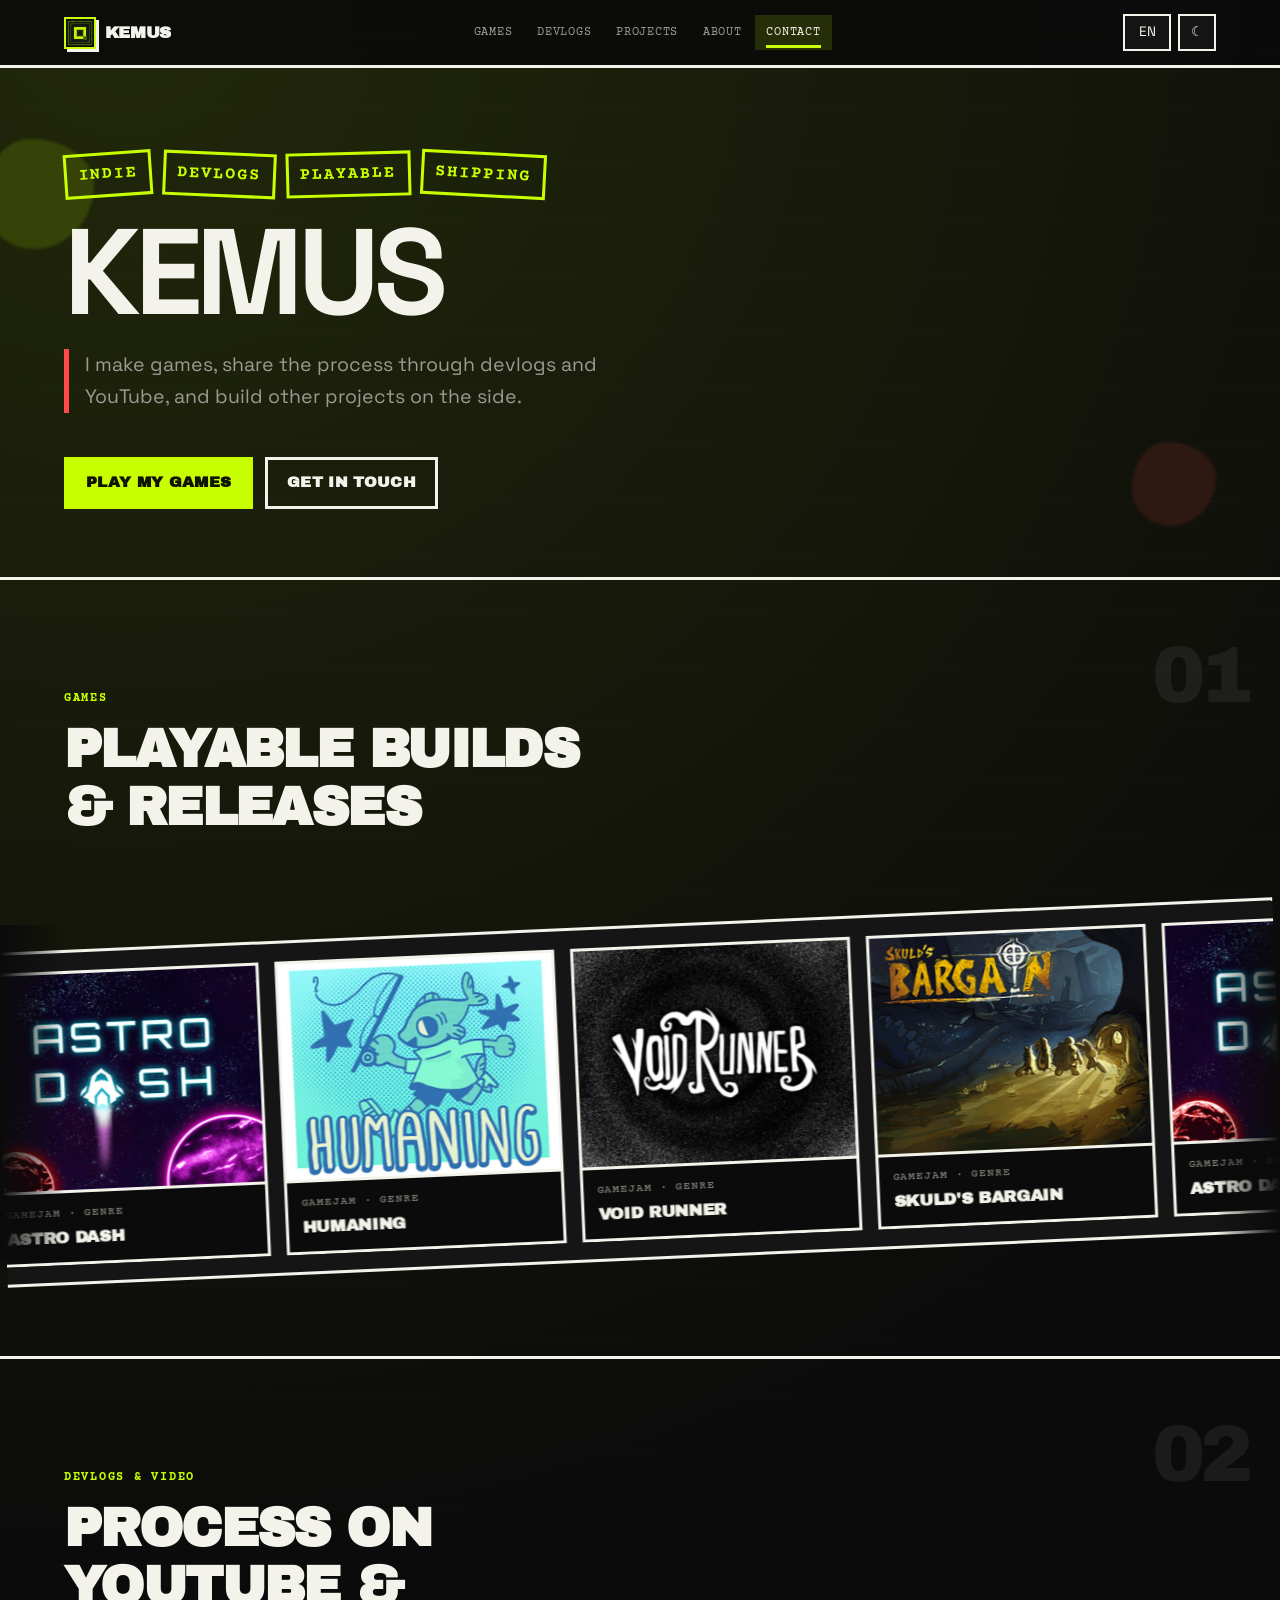
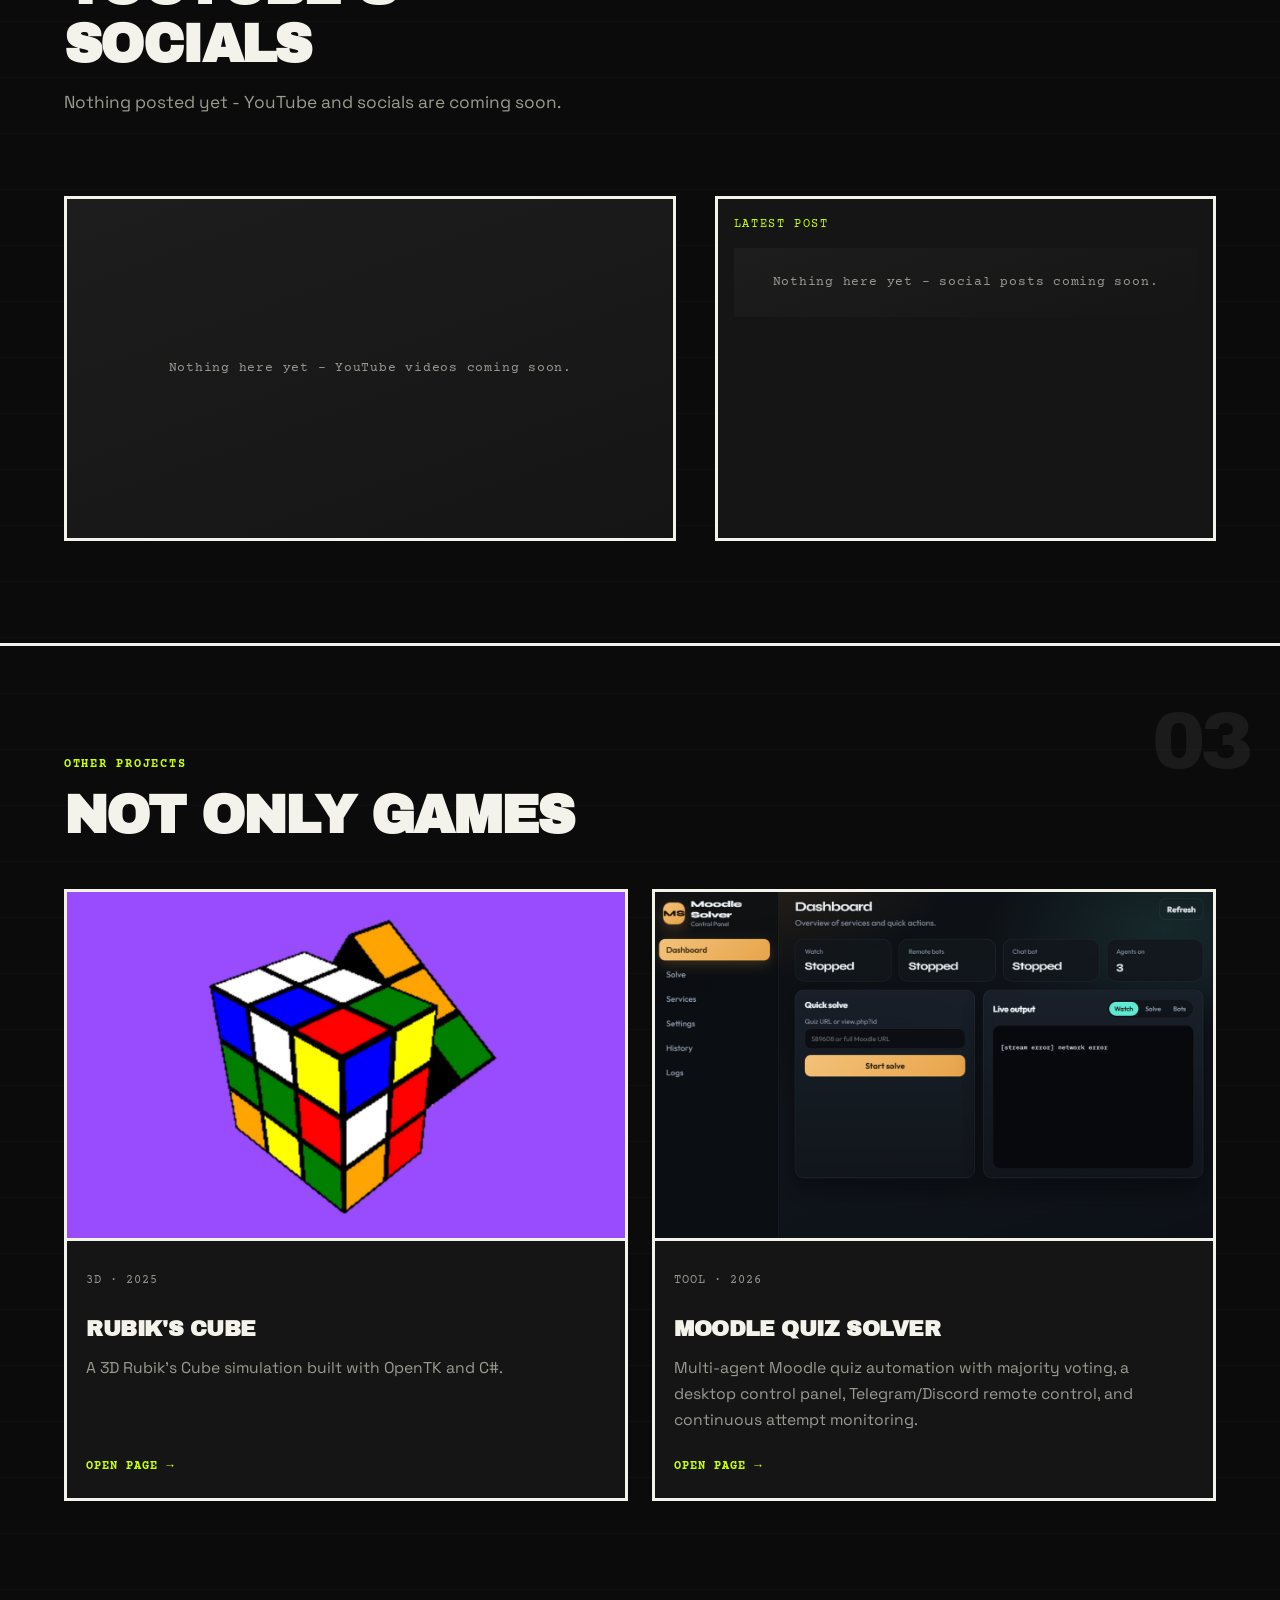
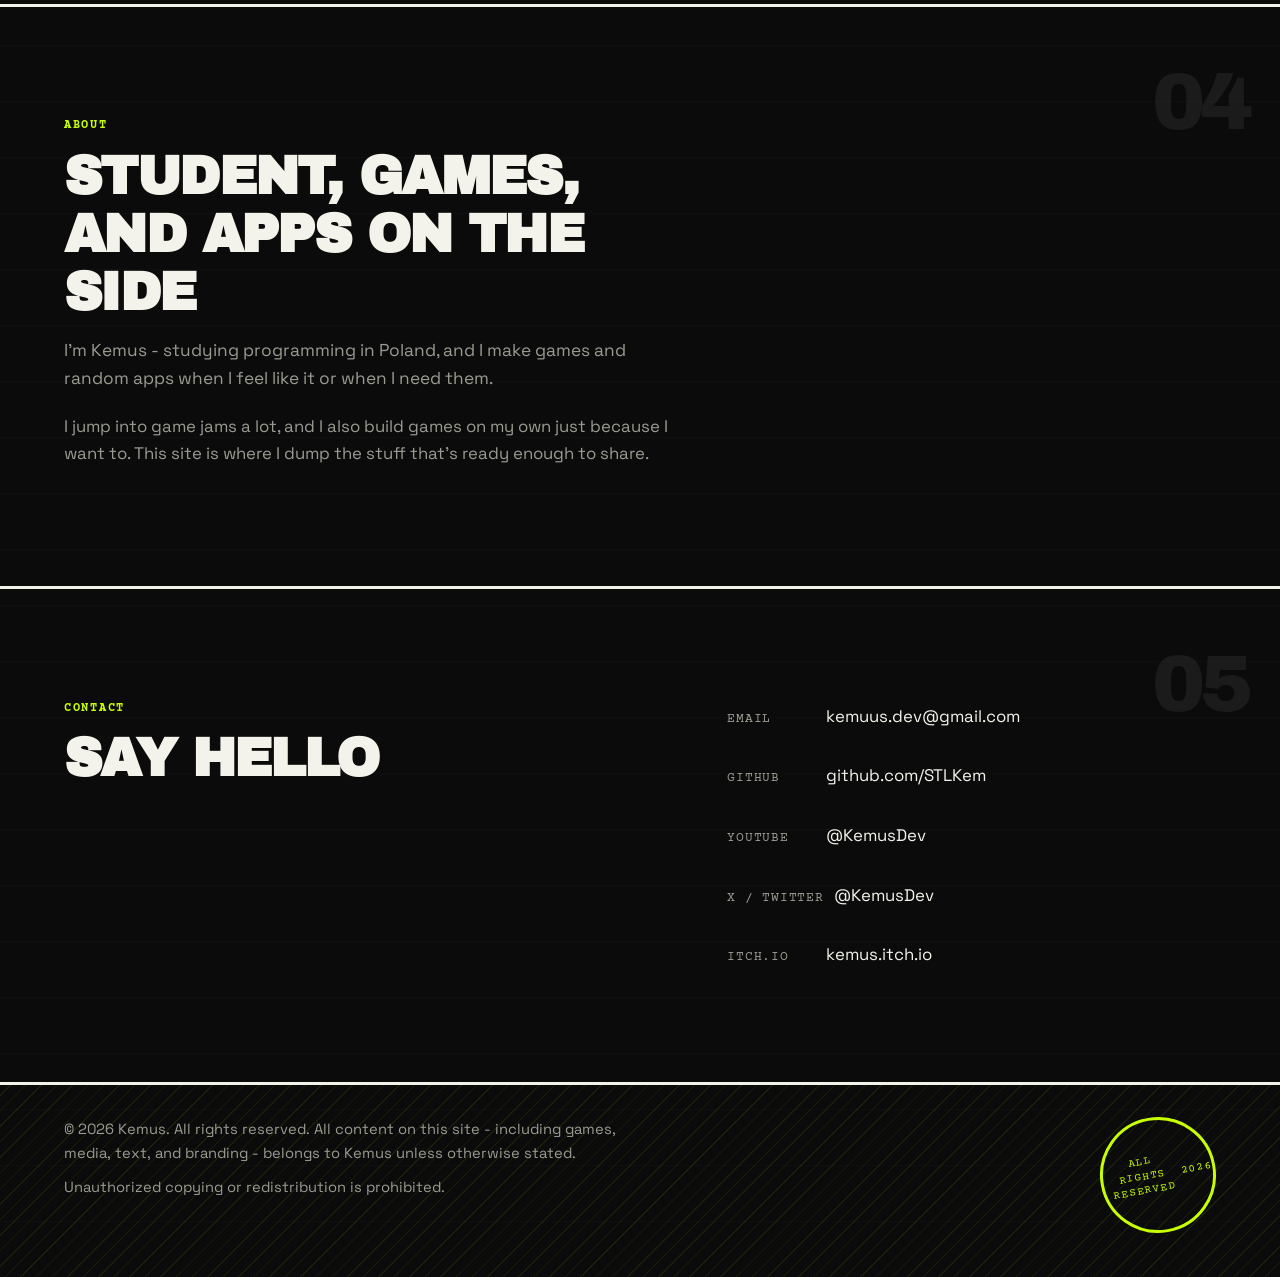
<file: index.html>
﻿<!doctype html>

<html lang="en" data-theme="dark">
  <head>
    <meta charset="UTF-8" />
    <meta name="viewport" content="width=device-width, initial-scale=1" />
    
    <meta name="description" content="Portfolio - games, devlogs, projects" />
    <meta name="theme-color" content="#0b0b0b" />
    
    <style>
      html:not(.i18n-ready) body {
        visibility: hidden;
      }
    </style>
    
    <link
      rel="icon"
      type="image/png"
      sizes="32x32"
      href="assets/site/favicon-32.png"
    />
    <link
      rel="icon"
      type="image/png"
      sizes="64x64"
      href="assets/site/favicon-64.png"
    />
    <link
      rel="apple-touch-icon"
      sizes="192x192"
      href="assets/site/favicon-192.png"
    />
    
    <title>Kemus</title>
    <link rel="preconnect" href="https://fonts.googleapis.com" />
    <link rel="preconnect" href="https://fonts.gstatic.com" crossorigin />
    <link
      rel="stylesheet"
      href="https://fonts.googleapis.com/css2?family=Archivo+Black&family=Courier+Prime:ital,wght@0,400;0,700;1,400&family=Space+Grotesk:wght@400;500;600;700&display=swap"
    />
    <link rel="stylesheet" href="css/base.css?v=7" />
    <link rel="stylesheet" href="css/stamp.css?v=9" />
    <noscript>
      <style>
        /* No JS: show page + skip reveal animations */
        html body {
          visibility: visible !important;
        }
        .reveal,
        .reveal-left,
        .reveal-scale,
        .split-chars,
        .stamp-row .rubber {
          opacity: 1 !important;
          transform: none !important;
        }
      </style>
    </noscript>
    <script src="js/theme.js"></script>
  </head>
  <body class="theme-stamp page-enter">
    <a class="skip-link" href="#main">Skip to content</a>

    <header class="site-header">
      <div class="container nav">
        <a class="brand" href="index.html">
          
          <span class="brand-mark" aria-hidden="true"></span>
          
          <span data-i18n="brand.name">YOUR NAME</span>
        </a>

        <button
          class="icon-btn nav-toggle"
          type="button"
          data-nav-toggle
          aria-expanded="false"
          aria-controls="site-nav"
          aria-label="Menu"
          data-i18n="nav.menu"
          data-i18n-attr="aria-label"
        >
          ☰
        </button>

        <ul class="nav-links" id="site-nav" data-nav-links>
          <li><a href="#games" data-i18n="nav.games">Games</a></li>
          <li><a href="#devlogs" data-i18n="nav.devlogs">Devlogs</a></li>
          <li><a href="#projects" data-i18n="nav.projects">Projects</a></li>
          <li><a href="#about" data-i18n="nav.about">About</a></li>
          <li><a href="#contact" data-i18n="nav.contact">Contact</a></li>
        </ul>

        <div class="nav-controls">
          <select class="lang-select" data-lang-select aria-label="Language">
            <option value="en">EN</option>
            <option value="pl">PL</option>
          </select>
          <button
            class="icon-btn"
            type="button"
            data-theme-toggle
            aria-pressed="false"
            aria-label="Toggle theme"
            data-i18n="nav.theme"
            data-i18n-attr="aria-label"
          >
            <span class="theme-icon-dark">☾</span>
            <span class="theme-icon-light">☀</span>
          </button>
        </div>
      </div>
    </header>

    <main id="main">
      <section class="hero">
        <div class="ink-blot b1" aria-hidden="true"></div>
        <div class="ink-blot b2" aria-hidden="true"></div>

        <div class="container poster">
          
          <div class="stamp-row reveal">
            <span class="rubber">Indie</span>
            <span class="rubber">Devlogs</span>
            <span class="rubber">Playable</span>
            <span class="rubber">Shipping</span>
          </div>

          
          <h1 data-split data-i18n="brand.name">YOUR NAME</h1>

          
          <p class="lede reveal" data-i18n="hero.lede">
            I make games, share the process through devlogs and YouTube, and
            build other projects on the side.
          </p>

          <div class="btn-row reveal" style="--delay: 100ms">
            
            <a class="btn magnetic" href="#games" data-i18n="hero.cta.games"
              >Play my games</a
            >
            <a
              class="btn btn-ghost magnetic"
              href="#contact"
              data-i18n="hero.cta.contact"
              >Get in touch</a
            >
          </div>
        </div>
      </section>

      <section class="section" id="games">
        <div class="section-index" aria-hidden="true">01</div>
        <div class="container">
          <div class="section-head reveal">
            <p class="eyebrow" data-i18n="nav.games">Games</p>
            <h2 class="section-title" data-i18n="games.title">
              Playable builds & releases
            </h2>
          </div>
        </div>

        
        <div class="release-reel-wrap reveal" data-release-reel>
          <div class="release-reel" data-reel-scroller aria-label="Games">
            <div class="release-reel-track">
              
              <a
                class="release-tile"
                href="Astro_Dash.html"
                draggable="false"
                data-shots="assets/games/astro-dash/1.png,assets/games/astro-dash/2.png"
                data-poster="assets/games/astro-dash/cover.png"
                data-poster-fit="cover"
                data-poster-pos="center bottom"
              >
                <div class="release-tile-media">
                  
                  <span
                    class="release-tile-placeholder"
                    data-i18n="media.placeholder"
                    >Replace with your media</span
                  >
                </div>
                <div class="release-tile-meta">
                  <span class="release-tile-tag">GameJam · Genre</span>
                  <strong class="release-tile-title">Astro Dash</strong>
                </div>
              </a>

              
              <a
                class="release-tile"
                href="Humaning.html"
                draggable="false"
                data-shots="assets/games/humaning/1.png,assets/games/humaning/2.png,assets/games/humaning/3.png,assets/games/humaning/4.png"
                data-poster="assets/games/humaning/cover.png"
                data-poster-fit="cover"
                data-poster-pos="center bottom"
              >
                <div class="release-tile-media">
                  <span
                    class="release-tile-placeholder"
                    data-i18n="media.placeholder"
                    >Replace with your media</span
                  >
                </div>
                <div class="release-tile-meta">
                  <span class="release-tile-tag">GameJam · Genre</span>
                  <strong class="release-tile-title">Humaning</strong>
                </div>
              </a>

              
              <a
                class="release-tile"
                href="Void_Runner.html"
                draggable="false"
                data-shots="assets/games/void-runner/1.gif,assets/games/void-runner/2.gif,assets/games/void-runner/3.gif,assets/games/void-runner/4.gif"
                data-poster="assets/games/void-runner/cover.gif"
                data-poster-fit="cover"
                data-poster-pos="center bottom"
              >
                <div class="release-tile-media">
                  <span
                    class="release-tile-placeholder"
                    data-i18n="media.placeholder"
                    >Replace with your media</span
                  >
                </div>
                <div class="release-tile-meta">
                  <span class="release-tile-tag">GameJam · Genre</span>
                  <strong class="release-tile-title">Void Runner</strong>
                </div>
              </a>

              
              <a
                class="release-tile"
                href="Skulds_Bargain.html"
                draggable="false"
                data-shots="assets/games/skulds-bargain/1.png,assets/games/skulds-bargain/2.png,assets/games/skulds-bargain/3.png"
                data-poster="assets/games/skulds-bargain/cover.png"
                data-poster-fit="cover"
                data-poster-pos="center bottom"
              >
                <div class="release-tile-media">
                  <span
                    class="release-tile-placeholder"
                    data-i18n="media.placeholder"
                    >Replace with your media</span
                  >
                </div>
                <div class="release-tile-meta">
                  <span class="release-tile-tag">GameJam · Genre</span>
                  <strong class="release-tile-title">Skuld's Bargain</strong>
                </div>
              </a>
            </div>
          </div>
        </div>
      </section>

      <section class="section" id="devlogs">
        <div class="section-index" aria-hidden="true">02</div>
        <div class="container stack-lg">
          <div class="section-head reveal">
            <p class="eyebrow" data-i18n="devlogs.eyebrow">Devlogs & video</p>
            <h2 class="section-title" data-i18n="devlogs.title">
              Process on YouTube & socials
            </h2>
            <p class="section-lead" data-i18n="devlogs.lead">
              Nothing posted yet - YouTube and socials are coming soon.
            </p>
          </div>

          <div class="split-2">
            
            <div class="embed-frame reveal">
              
              <div class="placeholder-block" data-i18n="devlogs.youtube.soon">
                Nothing here yet - YouTube videos coming soon.
              </div>
            </div>
            
            <div class="tweet-panel reveal" style="--delay: 100ms">
              <div class="panel-label" data-i18n="devlogs.tweet">
                Latest post
              </div>
              <div class="placeholder-block" data-i18n="devlogs.tweet.soon">
                Nothing here yet - social posts coming soon.
              </div>
            </div>
          </div>
        </div>
      </section>

      <section class="section" id="projects">
        <div class="section-index" aria-hidden="true">03</div>
        <div class="container">
          <div class="section-head reveal">
            <p class="eyebrow" data-i18n="projects.eyebrow">Other projects</p>
            <h2 class="section-title" data-i18n="projects.title">
              Not only games
            </h2>
          </div>

          
          <div class="card-grid">
            
            <a class="card card-wide reveal" href="3D_Rubiks_Cube_OpenTK.html">
              
              <div class="card-media">
                <img
                  src="assets/projects/rubiks-cube/cover.png"
                  alt="Rubik's Cube Cover"
                />
              </div>
              <div class="card-body">
                
                <p class="card-meta" data-i18n="projects.card1.meta">
                  3D · 2025
                </p>
                <h3 class="card-title" data-i18n="rubik.title">
                  Rubik's Cube
                </h3>
                <p class="card-text" data-i18n="projects.card1.text">
                  A 3D Rubik’s Cube simulation built with OpenTK and C#.
                </p>
                <span class="card-cta" data-i18n="preview.open"
                  >Open page →</span
                >
              </div>
            </a>
            
            <a class="card card-wide reveal" href="Moodle_Quiz_Solver.html">
              <div class="card-media">
                <img
                  src="assets/projects/moodle-quiz-solver/cover.png"
                  alt="Moodle Quiz Solver Cover"
                />
              </div>
              <div class="card-body">
                
                <p class="card-meta" data-i18n="projects.card2.meta">
                  Tool · 2026
                </p>
                <h3 class="card-title" data-i18n="quiz.title">
                  Moodle Quiz Solver
                </h3>
                <p class="card-text" data-i18n="quiz.lede">
                  Multi-agent Moodle quiz automation with majority voting, a
                  desktop control panel, Telegram/Discord remote control, and
                  continuous attempt monitoring.
                </p>
                <span class="card-cta" data-i18n="preview.open"
                  >Open page →</span
                >
              </div>
            </a>
          </div>
        </div>
      </section>

      <section class="section" id="about">
        <div class="section-index" aria-hidden="true">04</div>
        <div class="container split-2">
          <div class="reveal">
            <p class="eyebrow" data-i18n="nav.about">About</p>
            
            <h2 class="section-title" data-i18n="about.title">
              Student · games · apps
            </h2>
            <p class="section-lead" data-i18n="about.lead">
              Kemus. Studying programming in Poland. I make games and apps when
              I want - or when I need them.
            </p>
            <div class="prose" style="margin-top: 1.25rem">
              <p data-i18n="about.body">
                I do a lot of game jams, and I also build games just for myself.
                Side tools show up in between. This site is the dump of what's
                ready to share.
              </p>
            </div>
          </div>

          
          <div class="accordion reveal" style="--delay: 90ms"></div>
        </div>
      </section>

      <section class="section" id="contact">
        <div class="section-index" aria-hidden="true">05</div>
        <div class="container split-2">
          <div class="reveal">
            <p class="eyebrow" data-i18n="nav.contact">Contact</p>
            <h2 class="section-title" data-i18n="contact.title">Say hello</h2>
          </div>
          
          <ul class="contact-list reveal">
            <li>
              
              <a href="mailto:kemuus.dev@gmail.com"
                ><span data-i18n="contact.email">Email</span>
                kemuus.dev@gmail.com</a
              >
            </li>
            <li>
              
              <a
                href="https://github.com/STLKem"
                target="_blank"
                rel="noopener noreferrer"
              >
                <span data-i18n="contact.github">GitHub</span>
                github.com/STLKem
              </a>
            </li>
            <li>
              
              <a
                href="https://youtube.com/@KemusDev"
                target="_blank"
                rel="noopener noreferrer"
              >
                <span data-i18n="contact.youtube">YouTube</span> @KemusDev
              </a>
            </li>
            <li>
              
              <a
                href="https://x.com/KemusDev"
                target="_blank"
                rel="noopener noreferrer"
              >
                <span data-i18n="contact.twitter">X / Twitter</span> @KemusDev
              </a>
            </li>
            <li>
              
              <a
                href="https://kemus.itch.io/"
                target="_blank"
                rel="noopener noreferrer"
              >
                <span data-i18n="contact.itch">itch.io</span> kemus.itch.io
              </a>
            </li>
          </ul>
        </div>
      </section>
    </main>

    <footer class="site-footer">
      <div class="container footer-inner">
        <div class="footer-legal">
          
          <p data-i18n="footer.rights">
            © 2026 YOUR NAME. All rights reserved. All content on this site -
            including games, media, text, and branding - belongs to YOUR NAME
            unless otherwise stated.
          </p>
          <p data-i18n="footer.note">
            Unauthorized copying or redistribution is prohibited.
          </p>
        </div>
        <div class="footer-seal" aria-hidden="true">
          All rights<br />reserved<br /><span data-year></span>
        </div>
      </div>
    </footer>

    <script src="js/i18n.js?v=6"></script>
    <script src="js/main.js?v=6"></script>
    <script src="js/animations.js?v=5"></script>
    <script src="js/stamp.js?v=5"></script>
    <script src="js/reel.js?v=7"></script>
  </body>
</html>
</file>
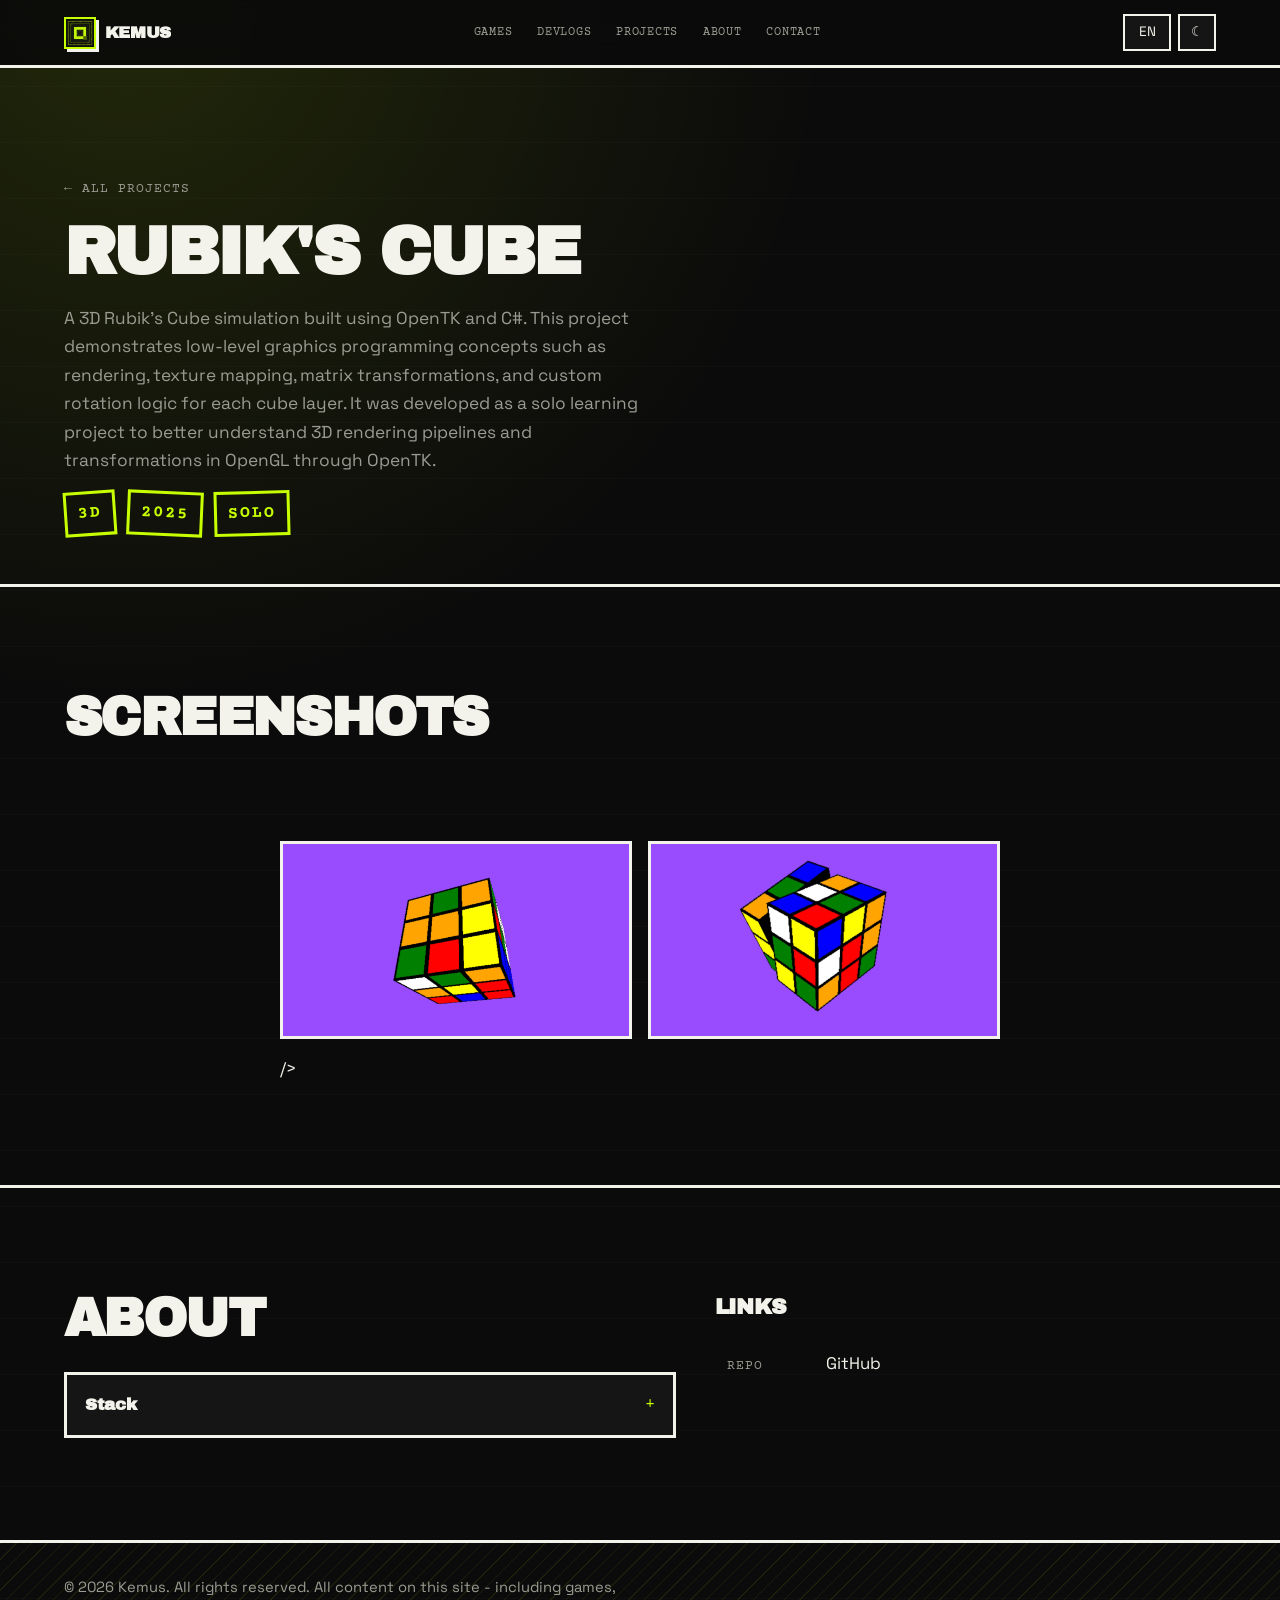
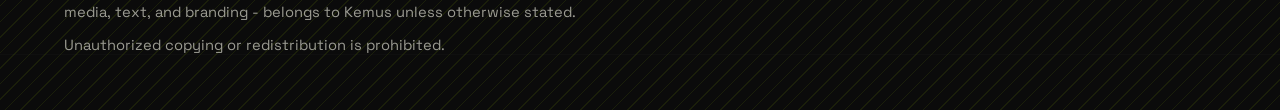
<file: 3D_Rubiks_Cube_OpenTK.html>
<!doctype html>

<html lang="en" data-theme="dark">
  <head>
    <meta charset="UTF-8" />
    <meta name="viewport" content="width=device-width, initial-scale=1" />
    <meta
      name="description"
      content="3D Rubik's Cube simulation built with OpenTK and C#"
    />
    <meta name="theme-color" content="#0b0b0b" />
    <style>
      html:not(.i18n-ready) body {
        visibility: hidden;
      }
    </style>
    <link
      rel="icon"
      type="image/png"
      sizes="32x32"
      href="assets/site/favicon-32.png"
    />
    <link
      rel="icon"
      type="image/png"
      sizes="64x64"
      href="assets/site/favicon-64.png"
    />
    <link
      rel="apple-touch-icon"
      sizes="192x192"
      href="assets/site/favicon-192.png"
    />
    <title>Rubik's Cube</title>
    <link rel="preconnect" href="https://fonts.googleapis.com" />
    <link rel="preconnect" href="https://fonts.gstatic.com" crossorigin />
    <link
      rel="stylesheet"
      href="https://fonts.googleapis.com/css2?family=Archivo+Black&family=Courier+Prime:ital,wght@0,400;0,700;1,400&family=Space+Grotesk:wght@400;500;600;700&display=swap"
    />
    <link rel="stylesheet" href="css/base.css" />
    <link rel="stylesheet" href="css/stamp.css" />
    <noscript>
      <style>
        html body {
          visibility: visible !important;
        }
        .reveal,
        .reveal-left,
        .reveal-scale,
        .split-chars,
        .stamp-row .rubber {
          opacity: 1 !important;
          transform: none !important;
        }
      </style>
    </noscript>
    <script src="js/theme.js"></script>
  </head>
  <body class="theme-stamp page-enter">
    <a class="skip-link" href="#main">Skip to content</a>

    <header class="site-header">
      <div class="container nav">
        <a class="brand" href="index.html">
          <span class="brand-mark" aria-hidden="true"></span>
          <span data-i18n="brand.name">Kemus</span>
        </a>

        <button
          class="icon-btn nav-toggle"
          type="button"
          data-nav-toggle
          aria-expanded="false"
          aria-controls="site-nav"
          aria-label="Menu"
          data-i18n="nav.menu"
          data-i18n-attr="aria-label"
        >
          ☰
        </button>

        <ul class="nav-links" id="site-nav" data-nav-links>
          <li><a href="index.html#games" data-i18n="nav.games">Games</a></li>
          <li>
            <a href="index.html#devlogs" data-i18n="nav.devlogs">Devlogs</a>
          </li>
          <li>
            <a href="index.html#projects" data-i18n="nav.projects">Projects</a>
          </li>
          <li><a href="index.html#about" data-i18n="nav.about">About</a></li>
          <li>
            <a href="index.html#contact" data-i18n="nav.contact">Contact</a>
          </li>
        </ul>

        <div class="nav-controls">
          <select class="lang-select" data-lang-select aria-label="Language">
            <option value="en">EN</option>
            <option value="pl">PL</option>
          </select>
          <button
            class="icon-btn"
            type="button"
            data-theme-toggle
            aria-pressed="false"
            aria-label="Toggle theme"
            data-i18n="nav.theme"
            data-i18n-attr="aria-label"
          >
            <span class="theme-icon-dark" aria-hidden="true">☾</span>
            <span class="theme-icon-light" aria-hidden="true">☀</span>
          </button>
        </div>
      </div>
    </header>

    <main id="main">
      <section class="page-hero">
        <div class="container">
          <p class="reveal">
            <a
              class="back-link"
              href="index.html#projects"
              data-i18n="project.back"
              >← All projects</a
            >
          </p>
          
          <h1 class="reveal" data-i18n="rubik.title">Rubik's Cube</h1>
          <p class="section-lead reveal" data-i18n="rubik.lede">
            A 3D Rubik’s Cube simulation built using OpenTK and C#. This project
            demonstrates low-level graphics programming concepts such as
            rendering, texture mapping, matrix transformations, and custom
            rotation logic for each cube layer. It was developed as a solo
            learning project to better understand 3D rendering pipelines and
            transformations in OpenGL through OpenTK.
          </p>
          
          <div class="tag-row reveal stamp-row" style="margin-top: 1rem">
            <span class="rubber">3D</span>
            <span class="rubber">2025</span>
            <span class="rubber">Solo</span>
          </div>
        </div>
      </section>

      
      <section class="section media-band" id="screenshots">
        <div class="container stack-lg">
          <div class="section-head reveal">
            <h2 class="section-title" data-i18n="game.shots">Screenshots</h2>
          </div>
          <div class="shot-grid">
            <div class="shot-frame reveal">
              <img
                src="assets/projects/rubiks-cube/1.png"
                alt="Rubik's Cube screenshot 1"
              />
            </div>
            <div class="shot-frame reveal">
              <img
                src="assets/projects/rubiks-cube/2.png"
                alt="Rubik's Cube screenshot 2"
              />
            </div>
              />
            </div>
          </div>
        </div>
      </section>

      <section class="section" id="about-project">
        <div class="container split-2">
          <div class="reveal">
            <h2 class="section-title" data-i18n="project.about">About</h2>
            <div class="accordion" style="margin-top: 1.5rem">
              <details class="accordion-item">
                <summary data-i18n="rubik.stack">Stack</summary>
                <div class="accordion-panel" data-i18n="rubik.stack.body">
                  OpenTK, C#, GLSL
                </div>
              </details>
            </div>
          </div>

          <div class="stack-lg reveal" style="--delay: 80ms">
            <div>
              <h3 class="card-title" data-i18n="game.links">Links</h3>
              <ul class="contact-list" style="margin-top: 0.85rem">
                <li>
                  <a
                    href="https://github.com/STLKem/3D_rubiks_cube_using_OpenTK"
                    target="_blank"
                    rel="noopener noreferrer"
                    ><span data-i18n="rubik.link.repo">Repo</span> GitHub</a
                  >
                </li>
              </ul>
            </div>
          </div>
        </div>
      </section>
    </main>

    <footer class="site-footer">
      <div class="container footer-inner">
        <div class="footer-legal">
          <p data-i18n="footer.rights">
            © 2026 Kemus. All rights reserved. All content on this site -
            including games, media, text, and branding - belongs to Kemus unless
            otherwise stated.
          </p>
          <p data-i18n="footer.note">
            Unauthorized copying or redistribution is prohibited.
          </p>
        </div>
      </div>
    </footer>

    <script src="js/i18n.js"></script>
    <script src="js/main.js"></script>
    <script src="js/animations.js"></script>
    <script src="js/stamp.js"></script>
  </body>
</html>
</file>
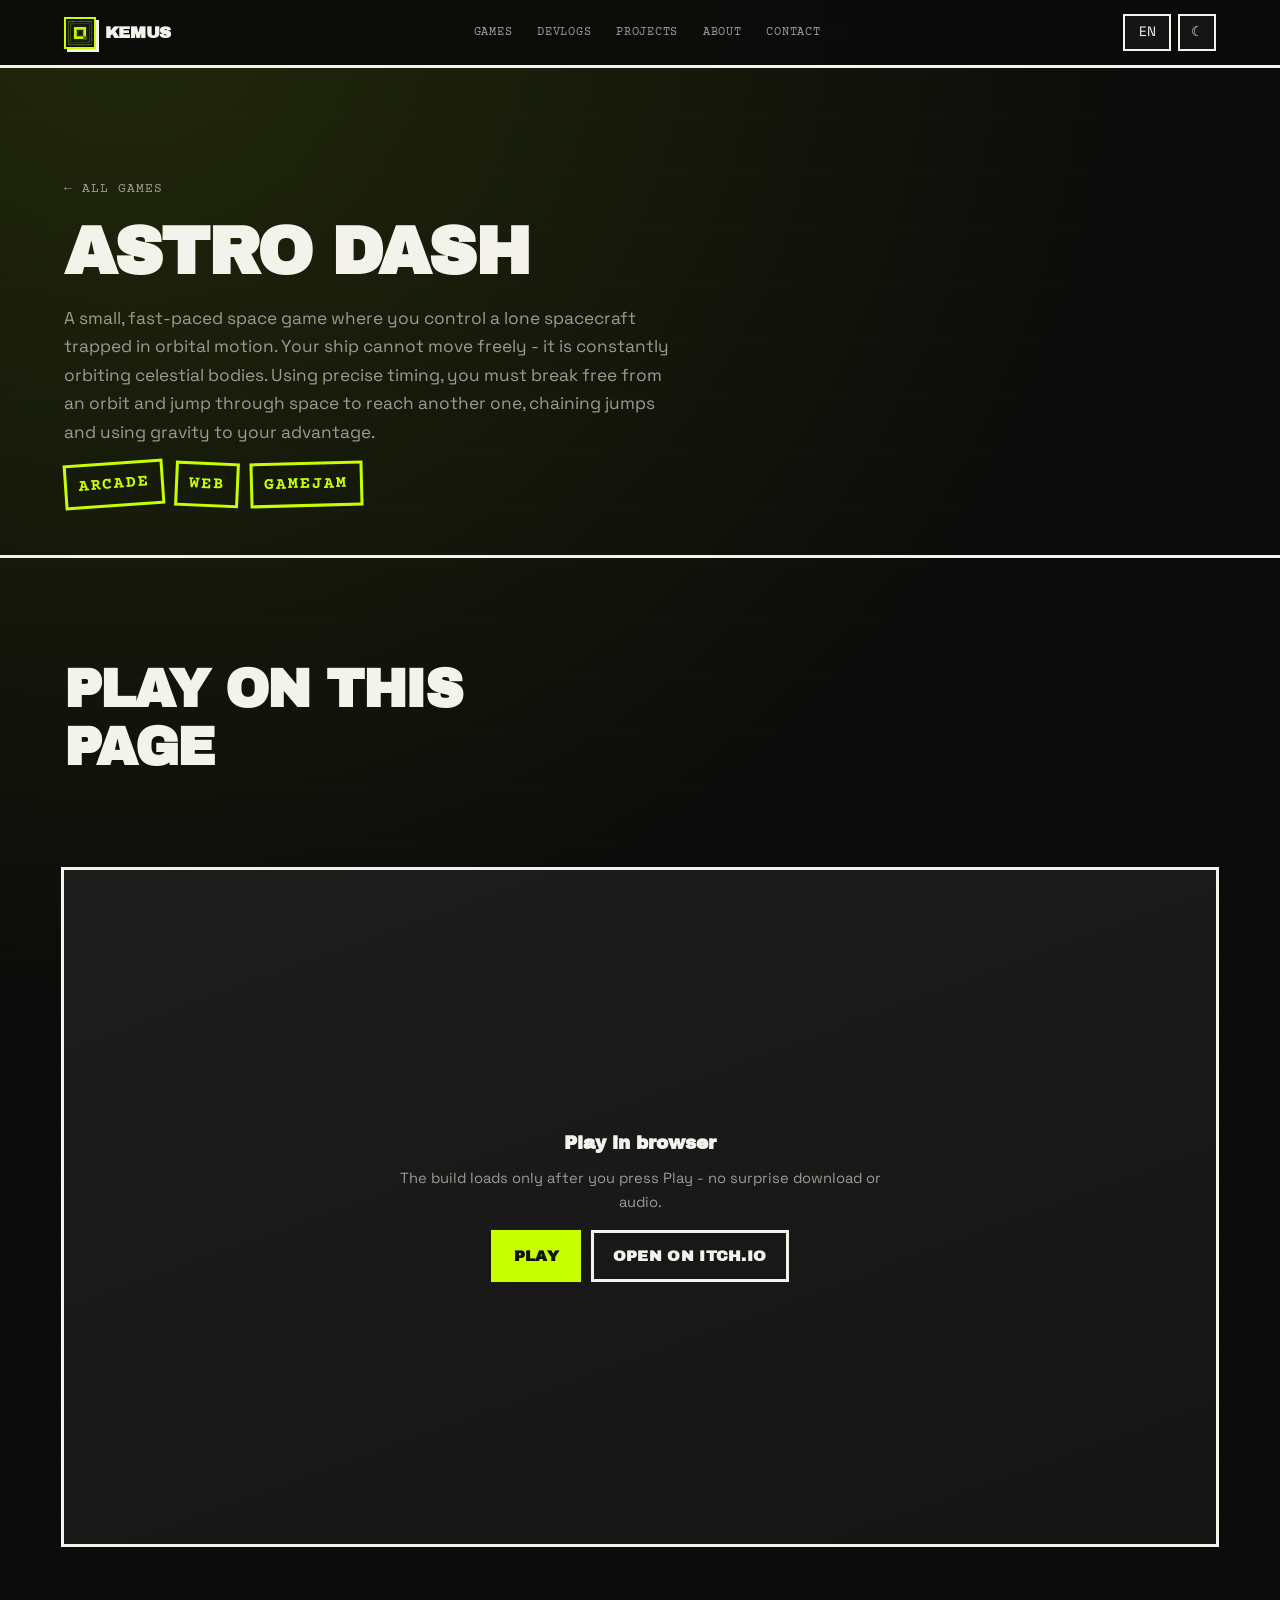
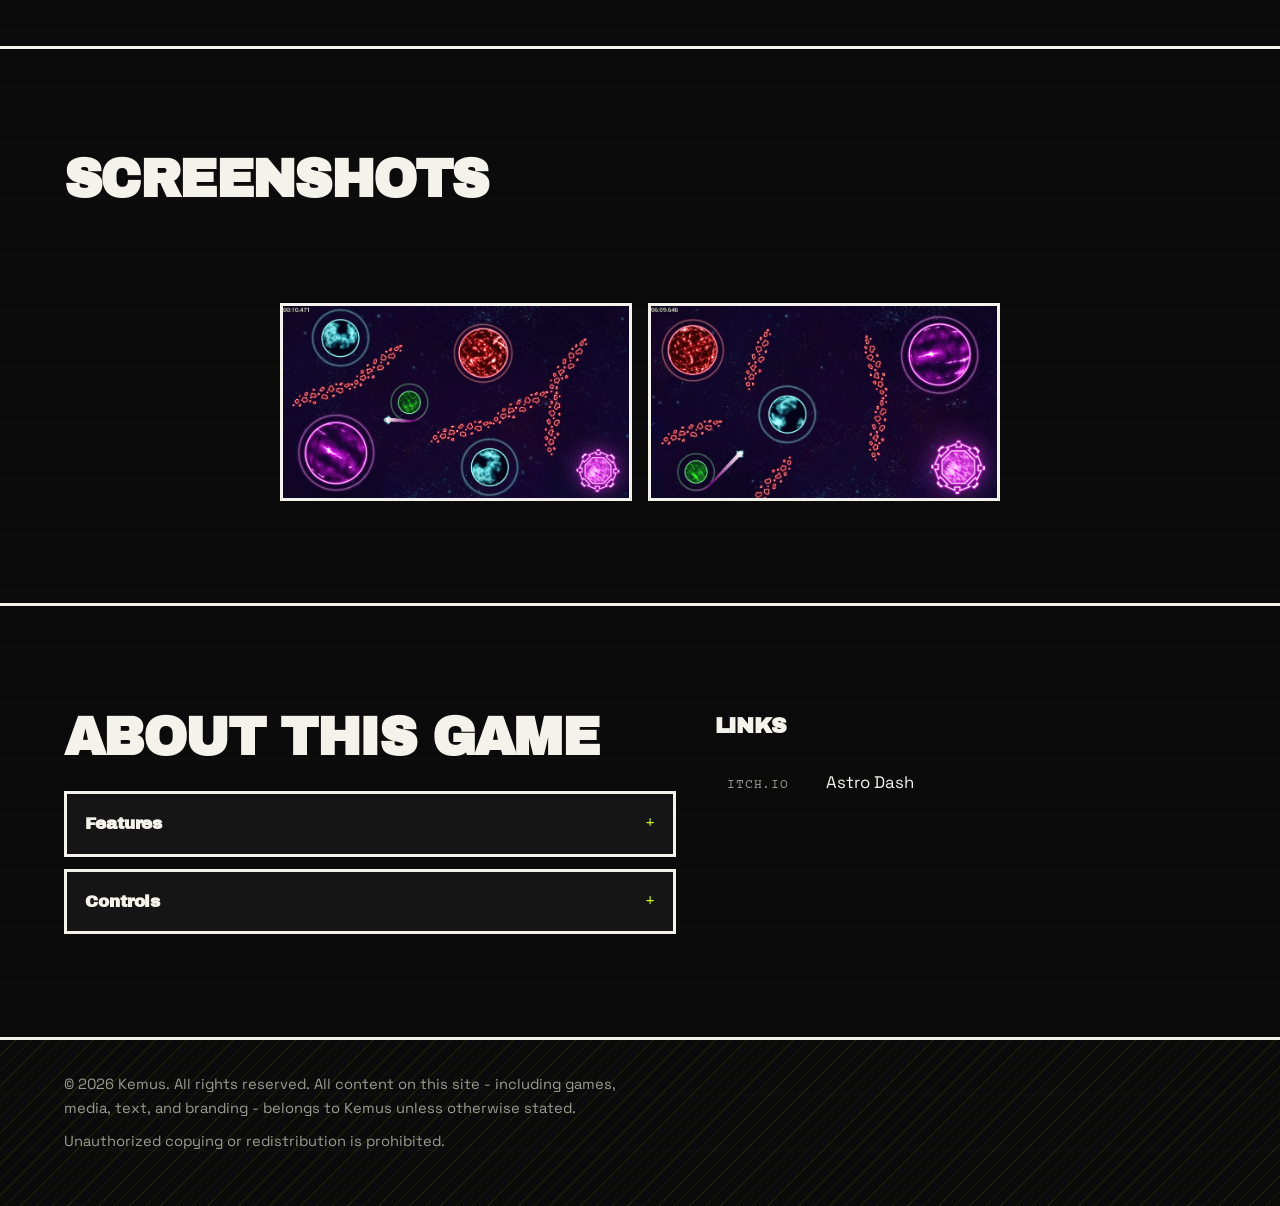
<file: Astro_Dash.html>
﻿<!doctype html>

<html lang="en" data-theme="dark">
  <head>
    <meta charset="UTF-8" />
    <meta name="viewport" content="width=device-width, initial-scale=1" />
    
    <meta name="theme-color" content="#0b0b0b" />
    <style>
      html:not(.i18n-ready) body {
        visibility: hidden;
      }
    </style>
    <link
      rel="icon"
      type="image/png"
      sizes="32x32"
      href="assets/site/favicon-32.png"
    />
    <link
      rel="icon"
      type="image/png"
      sizes="64x64"
      href="assets/site/favicon-64.png"
    />
    <link
      rel="apple-touch-icon"
      sizes="192x192"
      href="assets/site/favicon-192.png"
    />
    
    <title>Astro Dash</title>
    <link rel="preconnect" href="https://fonts.googleapis.com" />
    <link rel="preconnect" href="https://fonts.gstatic.com" crossorigin />
    <link
      rel="stylesheet"
      href="https://fonts.googleapis.com/css2?family=Archivo+Black&family=Courier+Prime:ital,wght@0,400;0,700;1,400&family=Space+Grotesk:wght@400;500;600;700&display=swap"
    />
    <link rel="stylesheet" href="css/base.css" />
    <link rel="stylesheet" href="css/stamp.css" />
    <noscript>
      <style>
        html body {
          visibility: visible !important;
        }
        .reveal,
        .reveal-left,
        .reveal-scale,
        .split-chars,
        .stamp-row .rubber {
          opacity: 1 !important;
          transform: none !important;
        }
      </style>
    </noscript>
    <script src="js/theme.js"></script>
  </head>
  <body class="theme-stamp page-enter">
    <a class="skip-link" href="#main">Skip to content</a>

    <header class="site-header">
      <div class="container nav">
        <a class="brand" href="index.html">
          <span class="brand-mark" aria-hidden="true"></span>
          
          <span data-i18n="brand.name">YOUR NAME</span>
        </a>

        <button
          class="icon-btn nav-toggle"
          type="button"
          data-nav-toggle
          aria-expanded="false"
          aria-controls="site-nav"
          aria-label="Menu"
          data-i18n="nav.menu"
          data-i18n-attr="aria-label"
        >
          ☰
        </button>

        <ul class="nav-links" id="site-nav" data-nav-links>
          <li><a href="index.html#games" data-i18n="nav.games">Games</a></li>
          <li>
            <a href="index.html#devlogs" data-i18n="nav.devlogs">Devlogs</a>
          </li>
          <li>
            <a href="index.html#projects" data-i18n="nav.projects">Projects</a>
          </li>
          <li><a href="index.html#about" data-i18n="nav.about">About</a></li>
          <li>
            <a href="index.html#contact" data-i18n="nav.contact">Contact</a>
          </li>
        </ul>

        <div class="nav-controls">
          <select class="lang-select" data-lang-select aria-label="Language">
            <option value="en">EN</option>
            <option value="pl">PL</option>
          </select>
          <button
            class="icon-btn"
            type="button"
            data-theme-toggle
            aria-pressed="false"
            aria-label="Toggle theme"
            data-i18n="nav.theme"
            data-i18n-attr="aria-label"
          >
            <span class="theme-icon-dark" aria-hidden="true">☾</span>
            <span class="theme-icon-light" aria-hidden="true">☀</span>
          </button>
        </div>
      </div>
    </header>

    <main id="main">
      <section class="page-hero">
        <div class="container">
          <p class="reveal">
            <a class="back-link" href="index.html#games" data-i18n="game.back"
              >← All games</a
            >
          </p>
          
          <h1 class="reveal" data-i18n="astro_dash.title">Game Title</h1>
          <p class="section-lead reveal" data-i18n="astro_dash.lede">
            Short pitch / status line. Replace with your elevator pitch.
          </p>
          
          <div class="tag-row reveal stamp-row" style="margin-top: 1rem">
            <span class="rubber">Arcade</span>
            <span class="rubber">Web</span>
            <span class="rubber">GameJam</span>
          </div>
        </div>
      </section>

      
      <section class="section" id="play">
        <div class="container stack-lg">
          <div class="section-head reveal">
            <h2 class="section-title" data-i18n="game.play">
              Play on this page
            </h2>
          </div>

          <div
            class="embed-frame embed-tall embed-itch reveal"
            data-itch-embed
            data-itch-url="https://kemus.itch.io/astro-dash"
          >
            <template data-embed-markup>
              <iframe
                frameborder="0"
                src="https://itch.io/embed-upload/16261837?color=000000"
                allowfullscreen
                width="1280"
                height="720"
              ></iframe>
            </template>
          </div>
        </div>
      </section>

      
      <section class="section" id="screenshots">
        <div class="container stack-lg">
          <div class="section-head reveal">
            <h2 class="section-title" data-i18n="game.shots">
              Screenshots
            </h2>
          </div>
          <div class="shot-grid">
            <div class="shot-frame reveal">
              <img src="assets/games/astro-dash/1.png" alt="Astro Dash screenshot 1" />
            </div>
            <div class="shot-frame reveal">
              <img src="assets/games/astro-dash/2.png" alt="Astro Dash screenshot 2" />
            </div>
          </div>
        </div>
      </section>

      <section class="section" id="about-game">
        <div class="container split-2">
          <div class="reveal">
            <h2 class="section-title" data-i18n="game.about">
              About this game
            </h2>
            <div class="prose">
              
              <p></p>
            </div>
            
            <div class="accordion" style="margin-top: 1.5rem">
              <details class="accordion-item">
                <summary>Features</summary>
                <div class="accordion-panel">
                  <ul>
                    <li>
                      Orbital gravity runner - your ship is always locked in
                      orbit
                    </li>
                    <li>Jump between celestial bodies with precise timing</li>
                    <li>
                      Approach angle matters: bad entry slows you, clean entry
                      boosts speed
                    </li>
                    <li>Momentum carries between levels</li>
                    <li>
                      Navigate wormholes and reach the destination without
                      drifting into the void
                    </li>
                  </ul>
                </div>
              </details>
              <details class="accordion-item">
                <summary>Controls</summary>
                <div class="accordion-panel">
                  <ul>
                    <li>
                      <strong>Space</strong> - detach from the current orbit and
                      jump
                    </li>
                    <li><strong>R</strong> - restart the current level</li>
                    <li>
                      <strong>Q</strong> - restart the game from the beginning
                    </li>
                    <li><strong>Esc</strong> - back to the main menu</li>
                  </ul>
                </div>
              </details>
            </div>
          </div>

          <div class="stack-lg reveal" style="--delay: 80ms">
            <div>
              <h3 class="card-title" data-i18n="game.links">Links</h3>
              
              <ul class="contact-list" style="margin-top: 0.85rem">
                <li>
                  <a
                    href="https://kemus.itch.io/astro-dash"
                    target="_blank"
                    rel="noopener noreferrer"
                    ><span>itch.io</span>Astro Dash</a
                  >
                </li>
              </ul>
            </div>
          </div>
        </div>
      </section>
    </main>

    <footer class="site-footer">
      <div class="container footer-inner">
        <div class="footer-legal">
          
          <p data-i18n="footer.rights">
            © 2026 YOUR NAME. All rights reserved. All content on this site -
            including games, media, text, and branding - belongs to YOUR NAME
            unless otherwise stated.
          </p>
          <p data-i18n="footer.note">
            Unauthorized copying or redistribution is prohibited.
          </p>
        </div>
      </div>
    </footer>

    <script src="js/i18n.js"></script>
    <script src="js/main.js"></script>
    <script src="js/embed.js"></script>
    <script src="js/animations.js"></script>
    <script src="js/stamp.js"></script>
  </body>
</html>
</file>
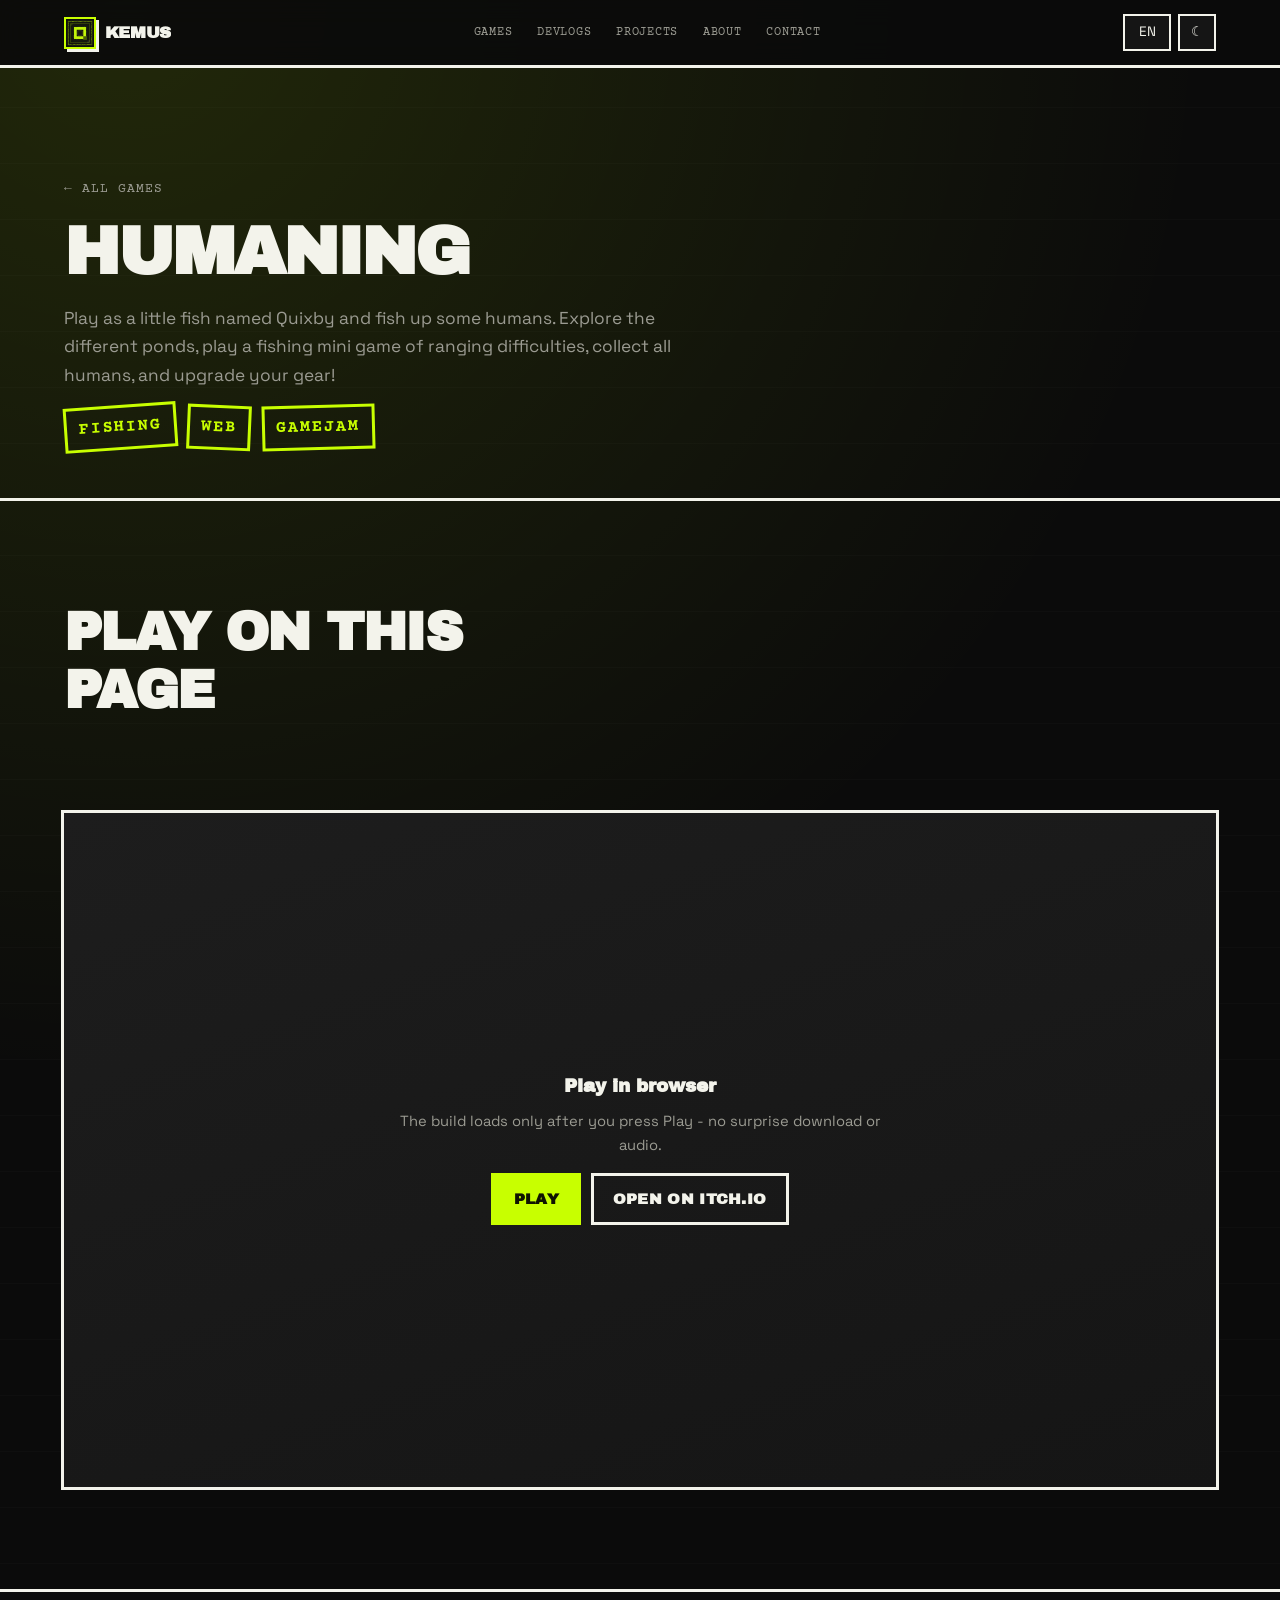
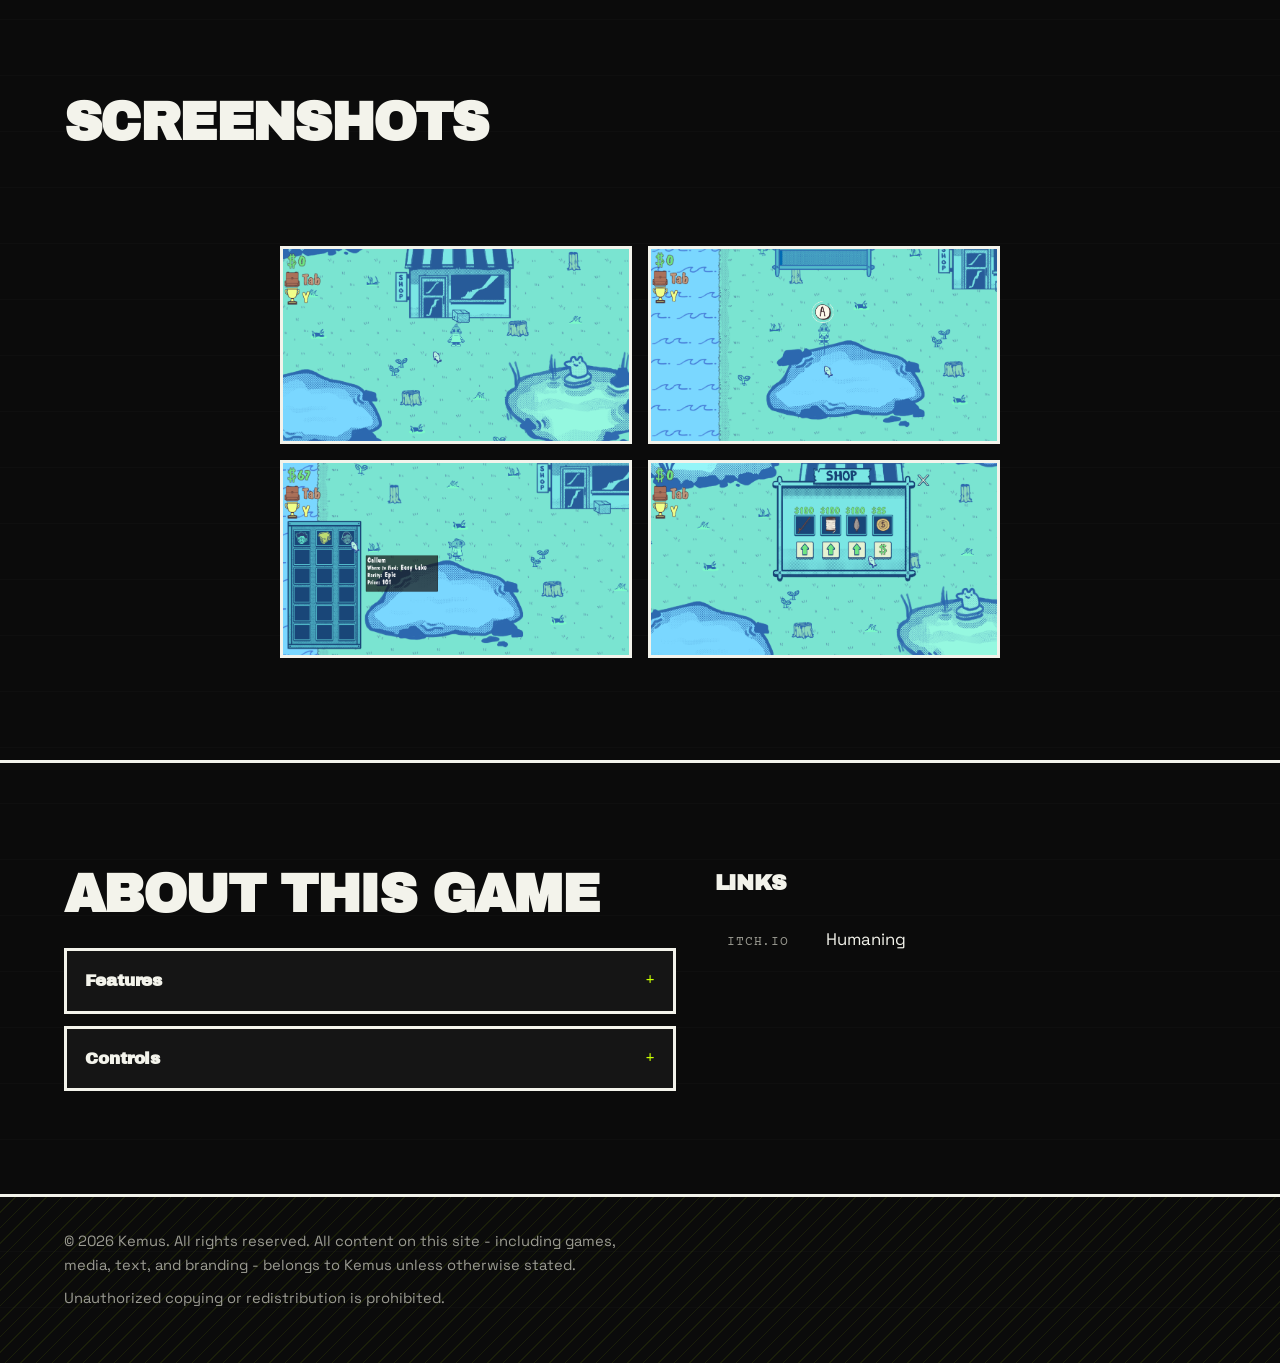
<file: Humaning.html>
<!doctype html>

<html lang="en" data-theme="dark">
  <head>
    <meta charset="UTF-8" />
    <meta name="viewport" content="width=device-width, initial-scale=1" />
    
    <meta name="theme-color" content="#0b0b0b" />
    <style>
      html:not(.i18n-ready) body {
        visibility: hidden;
      }
    </style>
    <link
      rel="icon"
      type="image/png"
      sizes="32x32"
      href="assets/site/favicon-32.png"
    />
    <link
      rel="icon"
      type="image/png"
      sizes="64x64"
      href="assets/site/favicon-64.png"
    />
    <link
      rel="apple-touch-icon"
      sizes="192x192"
      href="assets/site/favicon-192.png"
    />
    
    <title>Humaning</title>
    <link rel="preconnect" href="https://fonts.googleapis.com" />
    <link rel="preconnect" href="https://fonts.gstatic.com" crossorigin />
    <link
      rel="stylesheet"
      href="https://fonts.googleapis.com/css2?family=Archivo+Black&family=Courier+Prime:ital,wght@0,400;0,700;1,400&family=Space+Grotesk:wght@400;500;600;700&display=swap"
    />
    <link rel="stylesheet" href="css/base.css" />
    <link rel="stylesheet" href="css/stamp.css" />
    <noscript>
      <style>
        html body {
          visibility: visible !important;
        }
        .reveal,
        .reveal-left,
        .reveal-scale,
        .split-chars,
        .stamp-row .rubber {
          opacity: 1 !important;
          transform: none !important;
        }
      </style>
    </noscript>
    <script src="js/theme.js"></script>
  </head>
  <body class="theme-stamp page-enter">
    <a class="skip-link" href="#main">Skip to content</a>

    <header class="site-header">
      <div class="container nav">
        <a class="brand" href="index.html">
          <span class="brand-mark" aria-hidden="true"></span>
          
          <span data-i18n="brand.name">YOUR NAME</span>
        </a>

        <button
          class="icon-btn nav-toggle"
          type="button"
          data-nav-toggle
          aria-expanded="false"
          aria-controls="site-nav"
          aria-label="Menu"
          data-i18n="nav.menu"
          data-i18n-attr="aria-label"
        >
          ☰
        </button>

        <ul class="nav-links" id="site-nav" data-nav-links>
          <li><a href="index.html#games" data-i18n="nav.games">Games</a></li>
          <li>
            <a href="index.html#devlogs" data-i18n="nav.devlogs">Devlogs</a>
          </li>
          <li>
            <a href="index.html#projects" data-i18n="nav.projects">Projects</a>
          </li>
          <li><a href="index.html#about" data-i18n="nav.about">About</a></li>
          <li>
            <a href="index.html#contact" data-i18n="nav.contact">Contact</a>
          </li>
        </ul>

        <div class="nav-controls">
          <select class="lang-select" data-lang-select aria-label="Language">
            <option value="en">EN</option>
            <option value="pl">PL</option>
          </select>
          <button
            class="icon-btn"
            type="button"
            data-theme-toggle
            aria-pressed="false"
            aria-label="Toggle theme"
            data-i18n="nav.theme"
            data-i18n-attr="aria-label"
          >
            <span class="theme-icon-dark" aria-hidden="true">☾</span>
            <span class="theme-icon-light" aria-hidden="true">☀</span>
          </button>
        </div>
      </div>
    </header>

    <main id="main">
      <section class="page-hero">
        <div class="container">
          <p class="reveal">
            <a class="back-link" href="index.html#games" data-i18n="game.back"
              >← All games</a
            >
          </p>
          
          <h1 class="reveal" data-i18n="humaning.title">Game Title</h1>
          <p class="section-lead reveal" data-i18n="humaning.lede">
            Short pitch / status line. Replace with your elevator pitch.
          </p>
          
          <div class="tag-row reveal stamp-row" style="margin-top: 1rem">
            <span class="rubber">Fishing</span>
            <span class="rubber">Web</span>
            <span class="rubber">GameJam</span>
          </div>
        </div>
      </section>
      
      <section class="section" id="play">
        <div class="container stack-lg">
          <div class="section-head reveal">
            <h2 class="section-title" data-i18n="game.play">
              Play on this page
            </h2>
          </div>

          <div
            class="embed-frame embed-tall embed-itch reveal"
            data-itch-embed
            data-itch-url="https://kemus.itch.io/humaning"
          >
            <template data-embed-markup>
              <iframe
                frameborder="0"
                src="https://itch.io/embed-upload/16385538?color=9ef0ef"
                allowfullscreen="true"
                width="1280"
                height="720"
              ></iframe>
            </template>
          </div>
        </div>
      </section>

      
      <section class="section" id="screenshots">
        <div class="container stack-lg">
          <div class="section-head reveal">
            <h2 class="section-title" data-i18n="game.shots">
              Screenshots
            </h2>
          </div>
          <div class="shot-grid">
            
            <div class="shot-frame reveal">
              <img src="assets/games/humaning/1.png" alt="Humaning screenshot 1" />
            </div>
            <div class="shot-frame reveal">
              <img src="assets/games/humaning/2.png" alt="Humaning screenshot 2" />
            </div>
            <div class="shot-frame reveal">
              <img src="assets/games/humaning/3.png" alt="Humaning screenshot 3" />
            </div>
            <div class="shot-frame reveal">
              <img src="assets/games/humaning/4.png" alt="Humaning screenshot 4" />
            </div>
          </div>
        </div>
      </section>

      <section class="section" id="about-game">
        <div class="container split-2">
          <div class="reveal">
            <h2 class="section-title" data-i18n="game.about">
              About this game
            </h2>
            <div class="prose">
              
              <p></p>
            </div>
            
            <div class="accordion" style="margin-top: 1.5rem">
              <details class="accordion-item">
                <summary>Features</summary>
                <div class="accordion-panel">
                  <ul>
                    <li>Play as Quixby the fish and “fish up” humans</li>
                    <li>
                      Explore different ponds with fishing mini-games of rising
                      difficulty
                    </li>
                    <li>Collect humans and upgrade your gear</li>
                    <li>Shop, inventory, and trophy menu</li>
                    <li>Best with sound on - fishing cues matter</li>
                  </ul>
                </div>
              </details>
              <details class="accordion-item">
                <summary>Controls</summary>
                <div class="accordion-panel">
                  <ul>
                    <li><strong>WASD</strong> - move</li>
                    <li><strong>Space</strong> - interact</li>
                    <li>
                      <strong>Left click</strong> or <strong>Space</strong> -
                      fish (after the sound cue)
                    </li>
                    <li>Walk up to the shop to trade</li>
                    <li><strong>Tab</strong> - inventory</li>
                    <li><strong>Y</strong> - trophy menu</li>
                  </ul>
                </div>
              </details>
            </div>
          </div>

          <div class="stack-lg reveal" style="--delay: 80ms">
            <div>
              <h3 class="card-title" data-i18n="game.links">Links</h3>
              
              <ul class="contact-list" style="margin-top: 0.85rem">
                <li>
                  <a
                    href="https://kemus.itch.io/humaning"
                    target="_blank"
                    rel="noopener noreferrer"
                    ><span>itch.io</span>Humaning</a
                  >
                </li>
              </ul>
            </div>
          </div>
        </div>
      </section>
    </main>

    <footer class="site-footer">
      <div class="container footer-inner">
        <div class="footer-legal">
          
          <p data-i18n="footer.rights">
            © 2026 YOUR NAME. All rights reserved. All content on this site -
            including games, media, text, and branding - belongs to YOUR NAME
            unless otherwise stated.
          </p>
          <p data-i18n="footer.note">
            Unauthorized copying or redistribution is prohibited.
          </p>
        </div>
      </div>
    </footer>

    <script src="js/i18n.js"></script>
    <script src="js/main.js"></script>
    <script src="js/embed.js"></script>
    <script src="js/animations.js"></script>
    <script src="js/stamp.js"></script>
  </body>
</html>
</file>
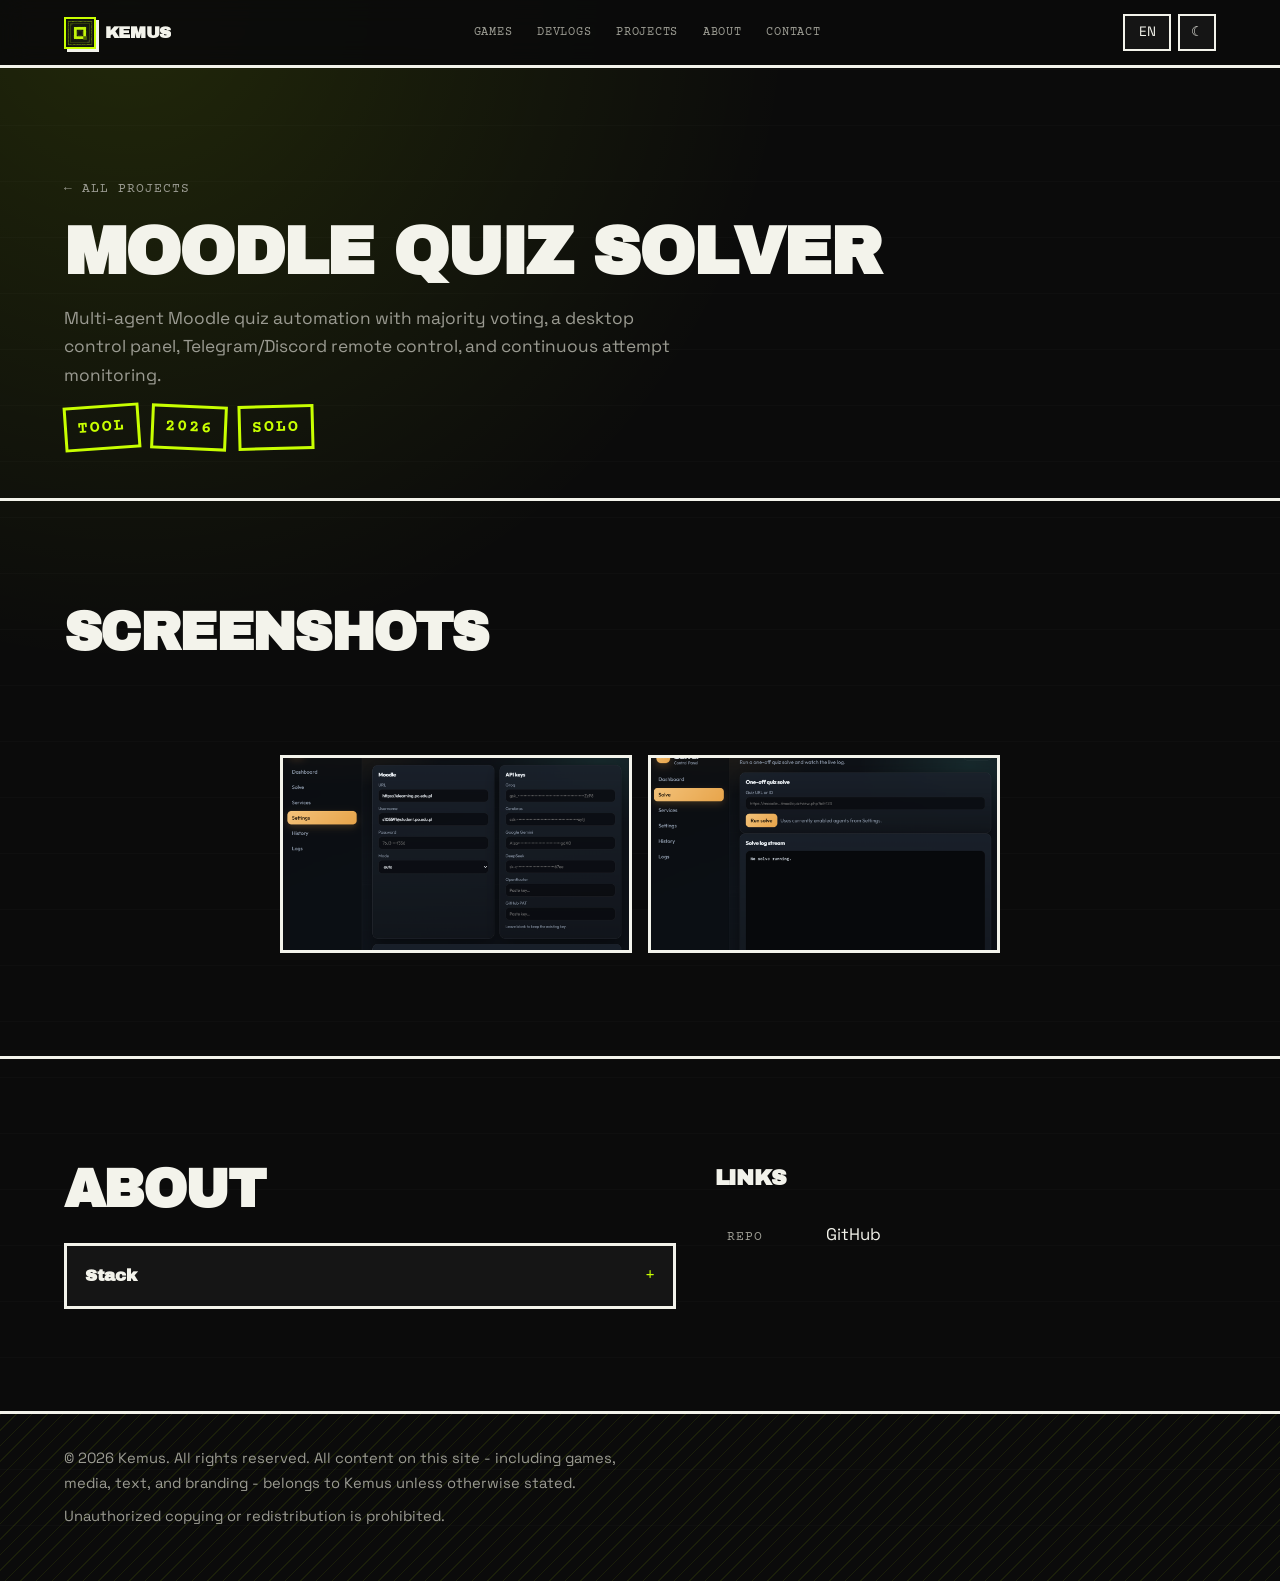
<file: Moodle_Quiz_Solver.html>
<!doctype html>

<html lang="en" data-theme="dark">
  <head>
    <meta charset="UTF-8" />
    <meta name="viewport" content="width=device-width, initial-scale=1" />
    <meta name="description" content="Moodle Quiz Solver" />
    <meta name="theme-color" content="#0b0b0b" />
    <style>
      html:not(.i18n-ready) body {
        visibility: hidden;
      }
    </style>
    <link
      rel="icon"
      type="image/png"
      sizes="32x32"
      href="assets/site/favicon-32.png"
    />
    <link
      rel="icon"
      type="image/png"
      sizes="64x64"
      href="assets/site/favicon-64.png"
    />
    <link
      rel="apple-touch-icon"
      sizes="192x192"
      href="assets/site/favicon-192.png"
    />
    <title>Moodle Quiz Solver</title>
    <link rel="preconnect" href="https://fonts.googleapis.com" />
    <link rel="preconnect" href="https://fonts.gstatic.com" crossorigin />
    <link
      rel="stylesheet"
      href="https://fonts.googleapis.com/css2?family=Archivo+Black&family=Courier+Prime:ital,wght@0,400;0,700;1,400&family=Space+Grotesk:wght@400;500;600;700&display=swap"
    />
    <link rel="stylesheet" href="css/base.css" />
    <link rel="stylesheet" href="css/stamp.css" />
    <noscript>
      <style>
        html body {
          visibility: visible !important;
        }
        .reveal,
        .reveal-left,
        .reveal-scale,
        .split-chars,
        .stamp-row .rubber {
          opacity: 1 !important;
          transform: none !important;
        }
      </style>
    </noscript>
    <script src="js/theme.js"></script>
  </head>
  <body class="theme-stamp page-enter">
    <a class="skip-link" href="#main">Skip to content</a>

    <header class="site-header">
      <div class="container nav">
        <a class="brand" href="index.html">
          <span class="brand-mark" aria-hidden="true"></span>
          <span data-i18n="brand.name">Kemus</span>
        </a>

        <button
          class="icon-btn nav-toggle"
          type="button"
          data-nav-toggle
          aria-expanded="false"
          aria-controls="site-nav"
          aria-label="Menu"
          data-i18n="nav.menu"
          data-i18n-attr="aria-label"
        >
          ☰
        </button>

        <ul class="nav-links" id="site-nav" data-nav-links>
          <li><a href="index.html#games" data-i18n="nav.games">Games</a></li>
          <li>
            <a href="index.html#devlogs" data-i18n="nav.devlogs">Devlogs</a>
          </li>
          <li>
            <a href="index.html#projects" data-i18n="nav.projects">Projects</a>
          </li>
          <li><a href="index.html#about" data-i18n="nav.about">About</a></li>
          <li>
            <a href="index.html#contact" data-i18n="nav.contact">Contact</a>
          </li>
        </ul>

        <div class="nav-controls">
          <select class="lang-select" data-lang-select aria-label="Language">
            <option value="en">EN</option>
            <option value="pl">PL</option>
          </select>
          <button
            class="icon-btn"
            type="button"
            data-theme-toggle
            aria-pressed="false"
            aria-label="Toggle theme"
            data-i18n="nav.theme"
            data-i18n-attr="aria-label"
          >
            <span class="theme-icon-dark" aria-hidden="true">☾</span>
            <span class="theme-icon-light" aria-hidden="true">☀</span>
          </button>
        </div>
      </div>
    </header>

    <main id="main">
      <section class="page-hero">
        <div class="container">
          <p class="reveal">
            <a
              class="back-link"
              href="index.html#projects"
              data-i18n="project.back"
              >← All projects</a
            >
          </p>
          
          <h1 class="reveal" data-i18n="quiz.title"></h1>
          <p class="section-lead reveal" data-i18n="quiz.lede"></p>
          
          <div class="tag-row reveal stamp-row" style="margin-top: 1rem">
            <span class="rubber">Tool</span>
            <span class="rubber">2026</span>
            <span class="rubber">Solo</span>
          </div>
        </div>
      </section>

      
      <section class="section media-band" id="screenshots">
        <div class="container stack-lg">
          <div class="section-head reveal">
            <h2 class="section-title" data-i18n="game.shots">Screenshots</h2>
          </div>
          <div class="shot-grid">
            <div class="shot-frame reveal">
              <img
                src="assets/projects/moodle-quiz-solver/1.png"
                alt="Moodle Quiz Solver screenshot 1"
              />
            </div>
            <div class="shot-frame reveal">
              <img
                src="assets/projects/moodle-quiz-solver/2.png"
                alt="Moodle Quiz Solver screenshot 2"
              />
            </div>
          </div>
        </div>
      </section>

      <section class="section" id="about-project">
        <div class="container split-2">
          <div class="reveal">
            <h2 class="section-title" data-i18n="project.about">About</h2>
            <div class="accordion" style="margin-top: 1.5rem">
              <details class="accordion-item">
                <summary data-i18n="rubik.stack">Stack</summary>
                <div class="accordion-panel" data-i18n="quiz.stack.body"></div>
              </details>
            </div>
          </div>

          <div class="stack-lg reveal" style="--delay: 80ms">
            <div>
              <h3 class="card-title" data-i18n="game.links">Links</h3>
              <ul class="contact-list" style="margin-top: 0.85rem">
                <li>
                  <a
                    href="https://github.com/STLKem/Moodle-Quiz-Solver"
                    target="_blank"
                    rel="noopener noreferrer"
                    ><span data-i18n="rubik.link.repo">Repo</span> GitHub</a
                  >
                </li>
              </ul>
            </div>
          </div>
        </div>
      </section>
    </main>

    <footer class="site-footer">
      <div class="container footer-inner">
        <div class="footer-legal">
          <p data-i18n="footer.rights">
            © 2026 Kemus. All rights reserved. All content on this site -
            including games, media, text, and branding - belongs to Kemus unless
            otherwise stated.
          </p>
          <p data-i18n="footer.note">
            Unauthorized copying or redistribution is prohibited.
          </p>
        </div>
      </div>
    </footer>

    <script src="js/i18n.js"></script>
    <script src="js/main.js"></script>
    <script src="js/animations.js"></script>
    <script src="js/stamp.js"></script>
  </body>
</html>
</file>
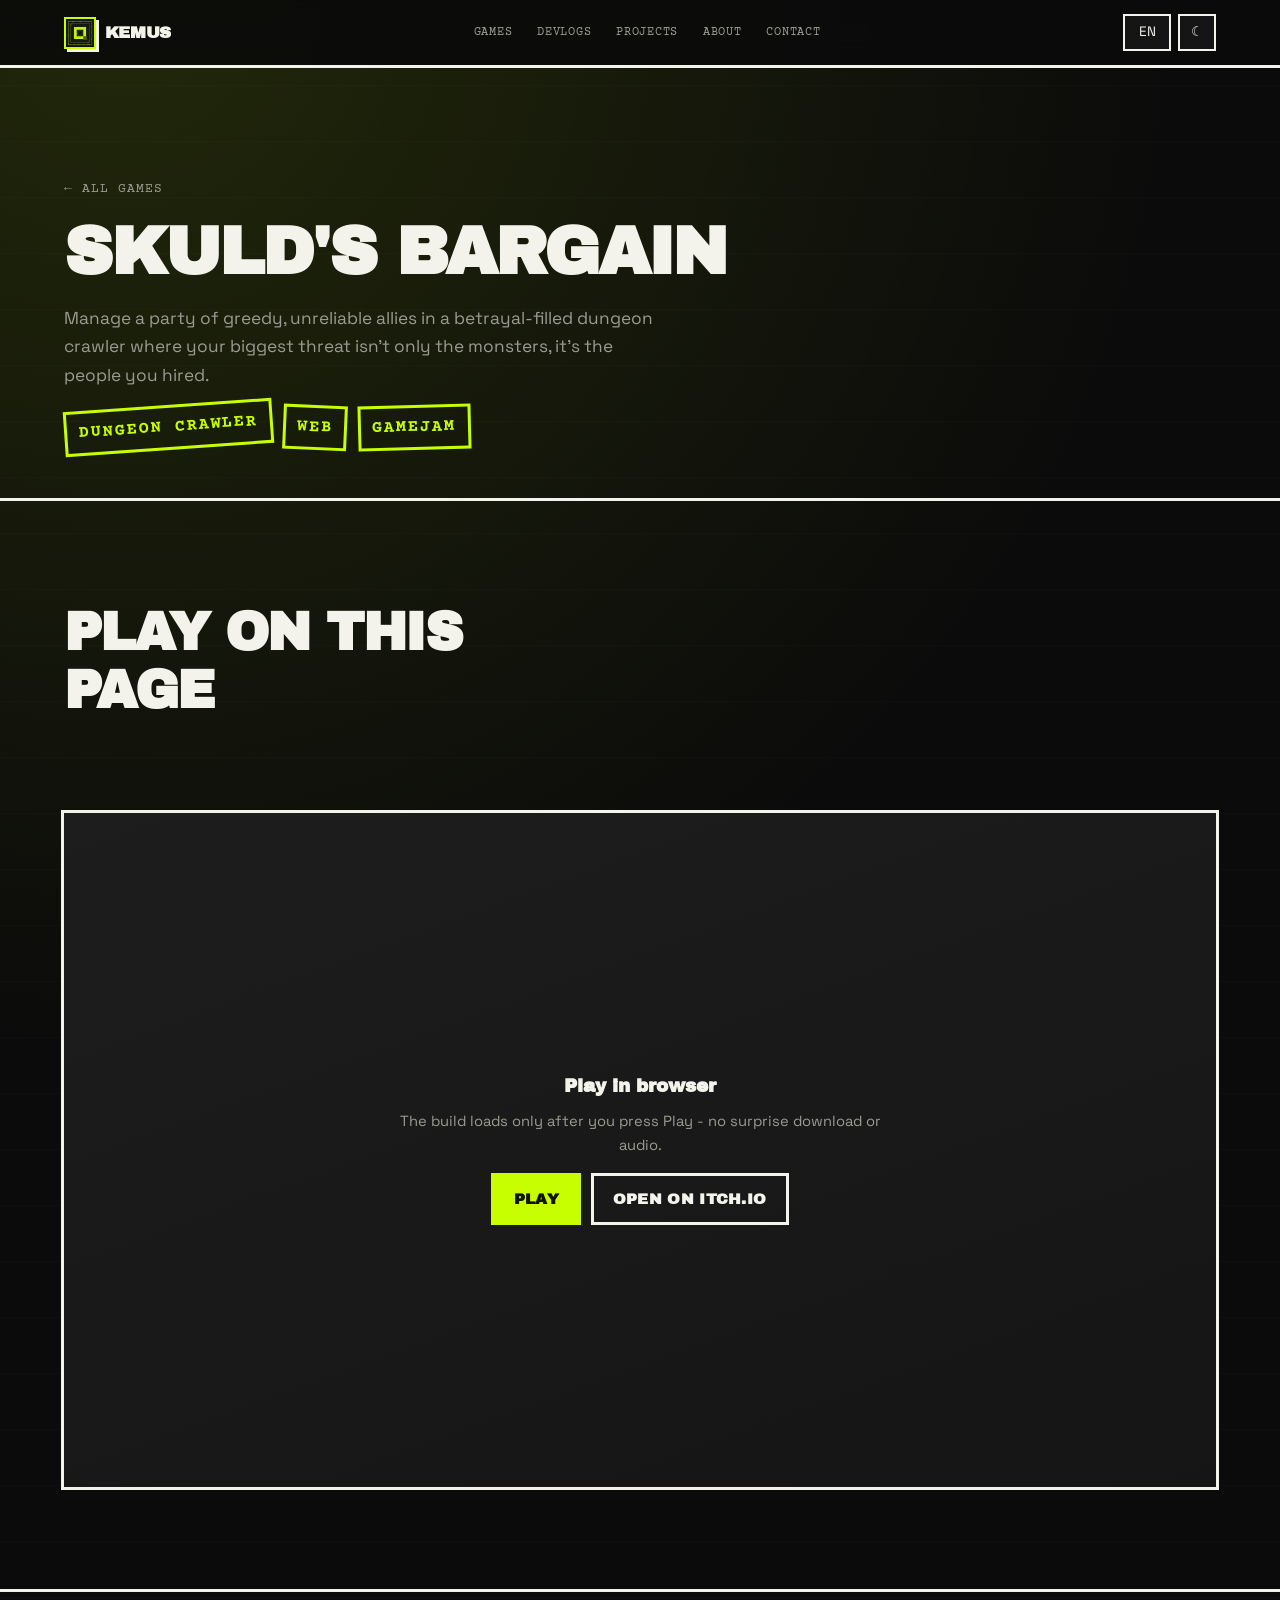
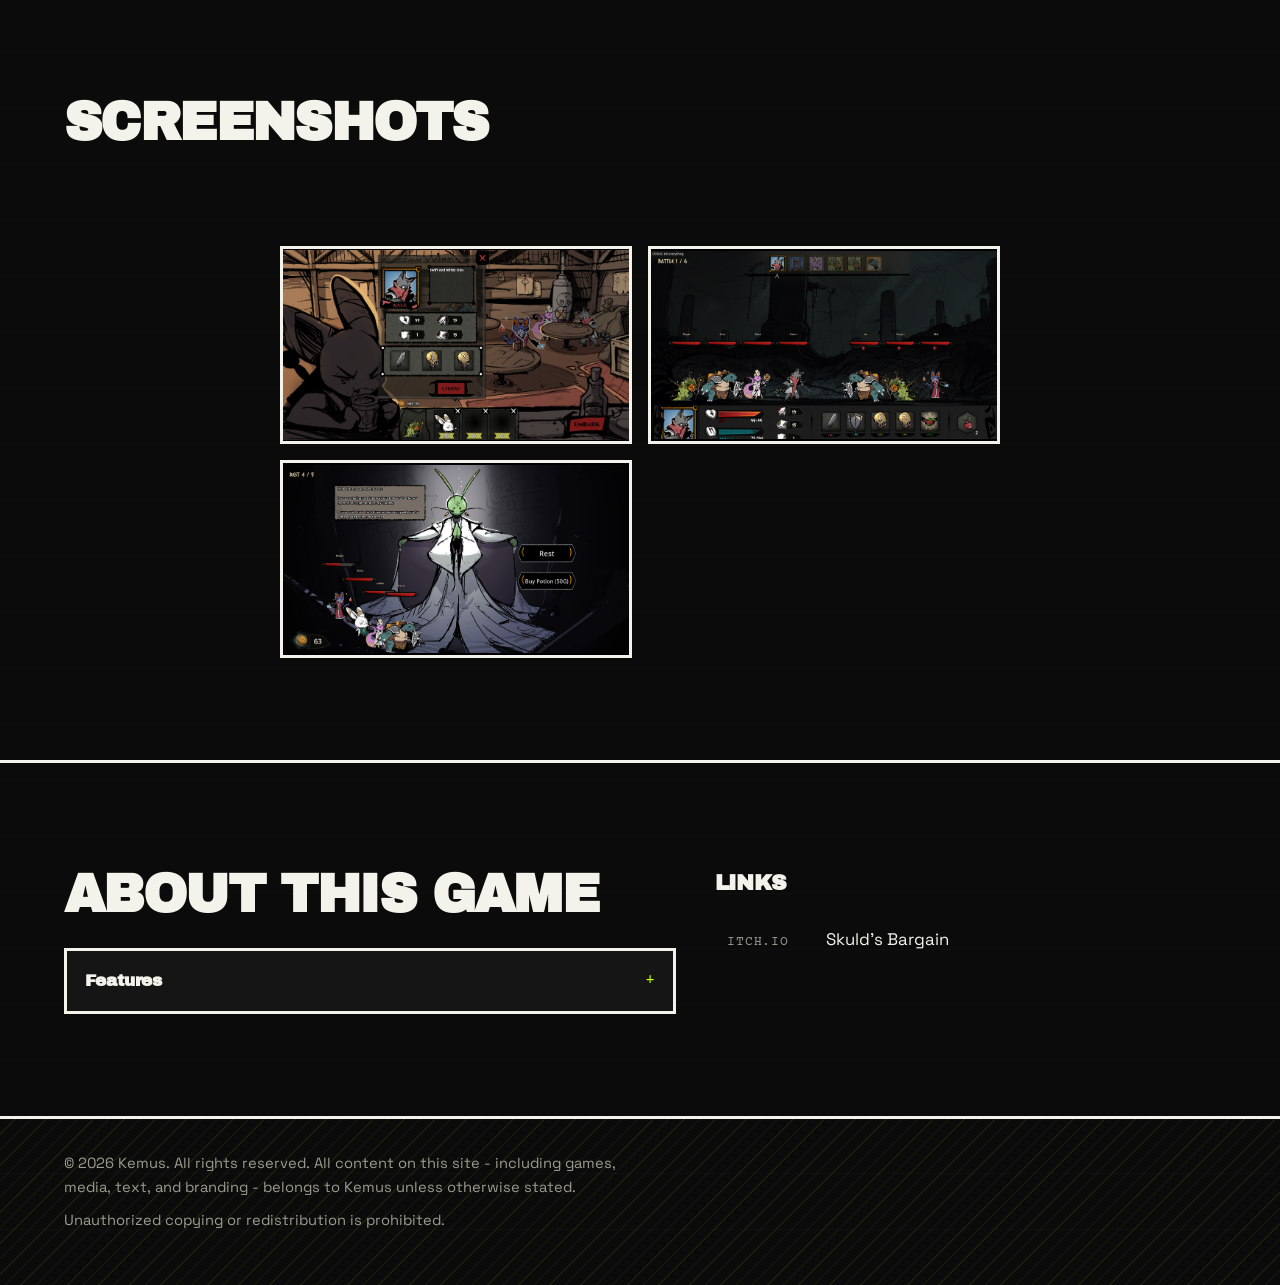
<file: Skulds_Bargain.html>
<!doctype html>

<html lang="en" data-theme="dark">
  <head>
    <meta charset="UTF-8" />
    <meta name="viewport" content="width=device-width, initial-scale=1" />
    
    <meta name="theme-color" content="#0b0b0b" />
    <style>
      html:not(.i18n-ready) body {
        visibility: hidden;
      }
    </style>
    <link
      rel="icon"
      type="image/png"
      sizes="32x32"
      href="assets/site/favicon-32.png"
    />
    <link
      rel="icon"
      type="image/png"
      sizes="64x64"
      href="assets/site/favicon-64.png"
    />
    <link
      rel="apple-touch-icon"
      sizes="192x192"
      href="assets/site/favicon-192.png"
    />
    
    <title>Skuld's Bargain</title>
    <link rel="preconnect" href="https://fonts.googleapis.com" />
    <link rel="preconnect" href="https://fonts.gstatic.com" crossorigin />
    <link
      rel="stylesheet"
      href="https://fonts.googleapis.com/css2?family=Archivo+Black&family=Courier+Prime:ital,wght@0,400;0,700;1,400&family=Space+Grotesk:wght@400;500;600;700&display=swap"
    />
    <link rel="stylesheet" href="css/base.css" />
    <link rel="stylesheet" href="css/stamp.css" />
    <noscript>
      <style>
        html body {
          visibility: visible !important;
        }
        .reveal,
        .reveal-left,
        .reveal-scale,
        .split-chars,
        .stamp-row .rubber {
          opacity: 1 !important;
          transform: none !important;
        }
      </style>
    </noscript>
    <script src="js/theme.js"></script>
  </head>
  <body class="theme-stamp page-enter">
    <a class="skip-link" href="#main">Skip to content</a>

    <header class="site-header">
      <div class="container nav">
        <a class="brand" href="index.html">
          <span class="brand-mark" aria-hidden="true"></span>
          
          <span data-i18n="brand.name">YOUR NAME</span>
        </a>

        <button
          class="icon-btn nav-toggle"
          type="button"
          data-nav-toggle
          aria-expanded="false"
          aria-controls="site-nav"
          aria-label="Menu"
          data-i18n="nav.menu"
          data-i18n-attr="aria-label"
        >
          ☰
        </button>

        <ul class="nav-links" id="site-nav" data-nav-links>
          <li><a href="index.html#games" data-i18n="nav.games">Games</a></li>
          <li>
            <a href="index.html#devlogs" data-i18n="nav.devlogs">Devlogs</a>
          </li>
          <li>
            <a href="index.html#projects" data-i18n="nav.projects">Projects</a>
          </li>
          <li><a href="index.html#about" data-i18n="nav.about">About</a></li>
          <li>
            <a href="index.html#contact" data-i18n="nav.contact">Contact</a>
          </li>
        </ul>

        <div class="nav-controls">
          <select class="lang-select" data-lang-select aria-label="Language">
            <option value="en">EN</option>
            <option value="pl">PL</option>
          </select>
          <button
            class="icon-btn"
            type="button"
            data-theme-toggle
            aria-pressed="false"
            aria-label="Toggle theme"
            data-i18n="nav.theme"
            data-i18n-attr="aria-label"
          >
            <span class="theme-icon-dark" aria-hidden="true">☾</span>
            <span class="theme-icon-light" aria-hidden="true">☀</span>
          </button>
        </div>
      </div>
    </header>

    <main id="main">
      <section class="page-hero">
        <div class="container">
          <p class="reveal">
            <a class="back-link" href="index.html#games" data-i18n="game.back"
              >← All games</a
            >
          </p>
          
          <h1 class="reveal" data-i18n="skulds_bargain.title">Game Title</h1>
          <p class="section-lead reveal" data-i18n="skulds_bargain.lede">
            Short pitch / status line. Replace with your elevator pitch.
          </p>
          
          <div class="tag-row reveal stamp-row" style="margin-top: 1rem">
            <span class="rubber">Dungeon Crawler</span>
            <span class="rubber">Web</span>
            <span class="rubber">GameJam</span>
          </div>
        </div>
      </section>

      
      <section class="section" id="play">
        <div class="container stack-lg">
          <div class="section-head reveal">
            <h2 class="section-title" data-i18n="game.play">
              Play on this page
            </h2>
          </div>
          <div
            class="embed-frame embed-tall embed-itch reveal"
            data-itch-embed
            data-itch-url="https://scumpii.itch.io/skulds-bargain"
          >
            <template data-embed-markup>
              <iframe
                frameborder="0"
                src="https://itch.io/embed-upload/19057555?color=000000"
                allowfullscreen
                width="1280"
                height="720"
              ></iframe>
            </template>
          </div>
        </div>
      </section>

      
      <section class="section" id="screenshots">
        <div class="container stack-lg">
          <div class="section-head reveal">
            <h2 class="section-title" data-i18n="game.shots">
              Screenshots
            </h2>
          </div>
          <div class="shot-grid">
            <div class="shot-frame reveal">
              <img
                src="assets/games/skulds-bargain/1.png"
                alt="Skuld's Bargain screenshot 1"
              />
            </div>
            <div class="shot-frame reveal">
              <img
                src="assets/games/skulds-bargain/2.png"
                alt="Skuld's Bargain screenshot 2"
              />
            </div>
            <div class="shot-frame reveal">
              <img
                src="assets/games/skulds-bargain/3.png"
                alt="Skuld's Bargain screenshot 3"
              />
            </div>
          </div>
        </div>
      </section>

      <section class="section" id="about-game">
        <div class="container split-2">
          <div class="reveal">
            <h2 class="section-title" data-i18n="game.about">
              About this game
            </h2>
            <div class="prose">
              
              <p></p>
            </div>
            
            <div class="accordion" style="margin-top: 1.5rem">
              <details class="accordion-item">
                <summary>Features</summary>
                <div class="accordion-panel">
                  <ul>
                    <li>
                      Betrayal-filled dungeon crawler - allies can be as
                      dangerous as monsters
                    </li>
                    <li>Manage a party of greedy, unreliable companions</li>
                    <li>Navigate dangerous rooms and keep trust high</li>
                    <li>
                      Pay the party after fights, heal wounds, or bribe for
                      loyalty
                    </li>
                    <li>Gold management as a core survival loop</li>
                  </ul>
                </div>
              </details>
            </div>
          </div>

          <div class="stack-lg reveal" style="--delay: 80ms">
            <div>
              <h3 class="card-title" data-i18n="game.links">Links</h3>
              
              <ul class="contact-list" style="margin-top: 0.85rem">
                <li>
                  <a
                    href="https://scumpii.itch.io/skulds-bargain"
                    target="_blank"
                    rel="noopener noreferrer"
                    ><span>itch.io</span>Skuld's Bargain</a
                  >
                </li>
              </ul>
            </div>
          </div>
        </div>
      </section>
    </main>

    <footer class="site-footer">
      <div class="container footer-inner">
        <div class="footer-legal">
          
          <p data-i18n="footer.rights">
            © 2026 YOUR NAME. All rights reserved. All content on this site -
            including games, media, text, and branding - belongs to YOUR NAME
            unless otherwise stated.
          </p>
          <p data-i18n="footer.note">
            Unauthorized copying or redistribution is prohibited.
          </p>
        </div>
      </div>
    </footer>

    <script src="js/i18n.js"></script>
    <script src="js/main.js"></script>
    <script src="js/embed.js"></script>
    <script src="js/animations.js"></script>
    <script src="js/stamp.js"></script>
  </body>
</html>
</file>
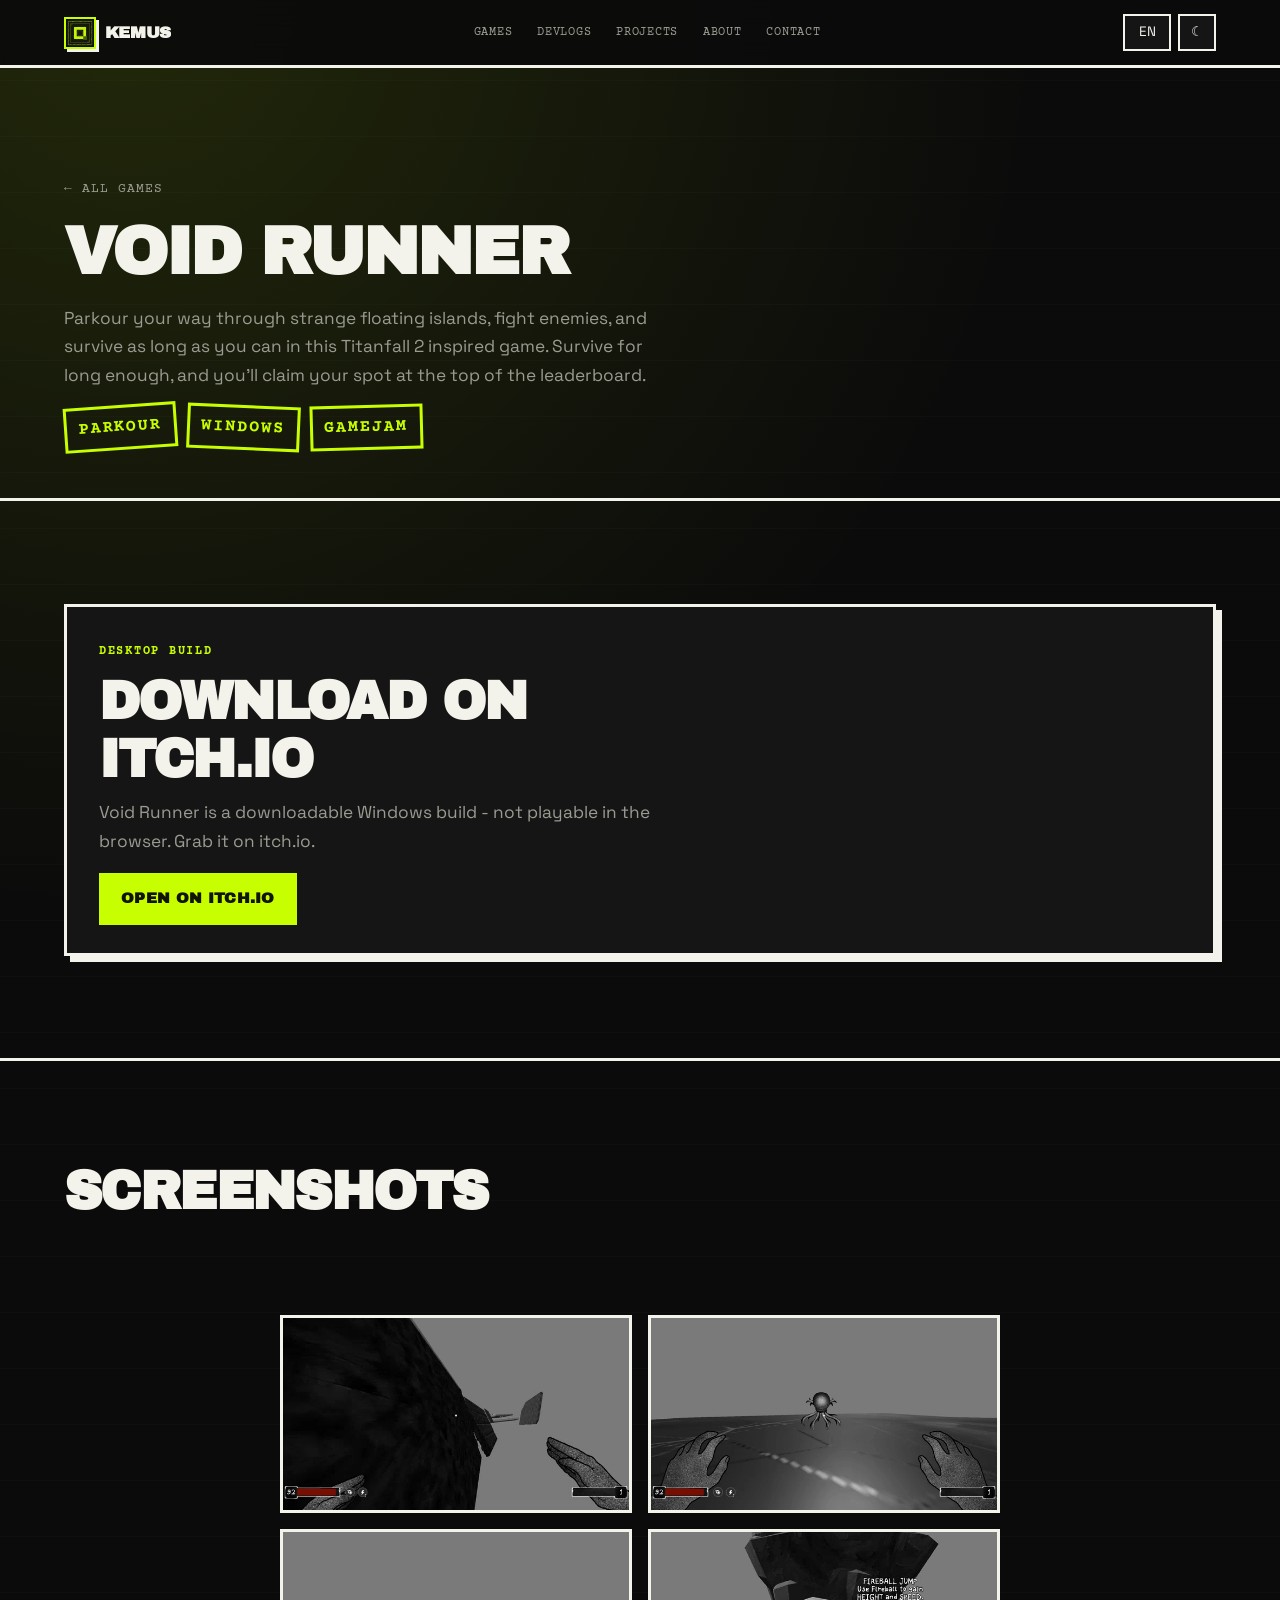
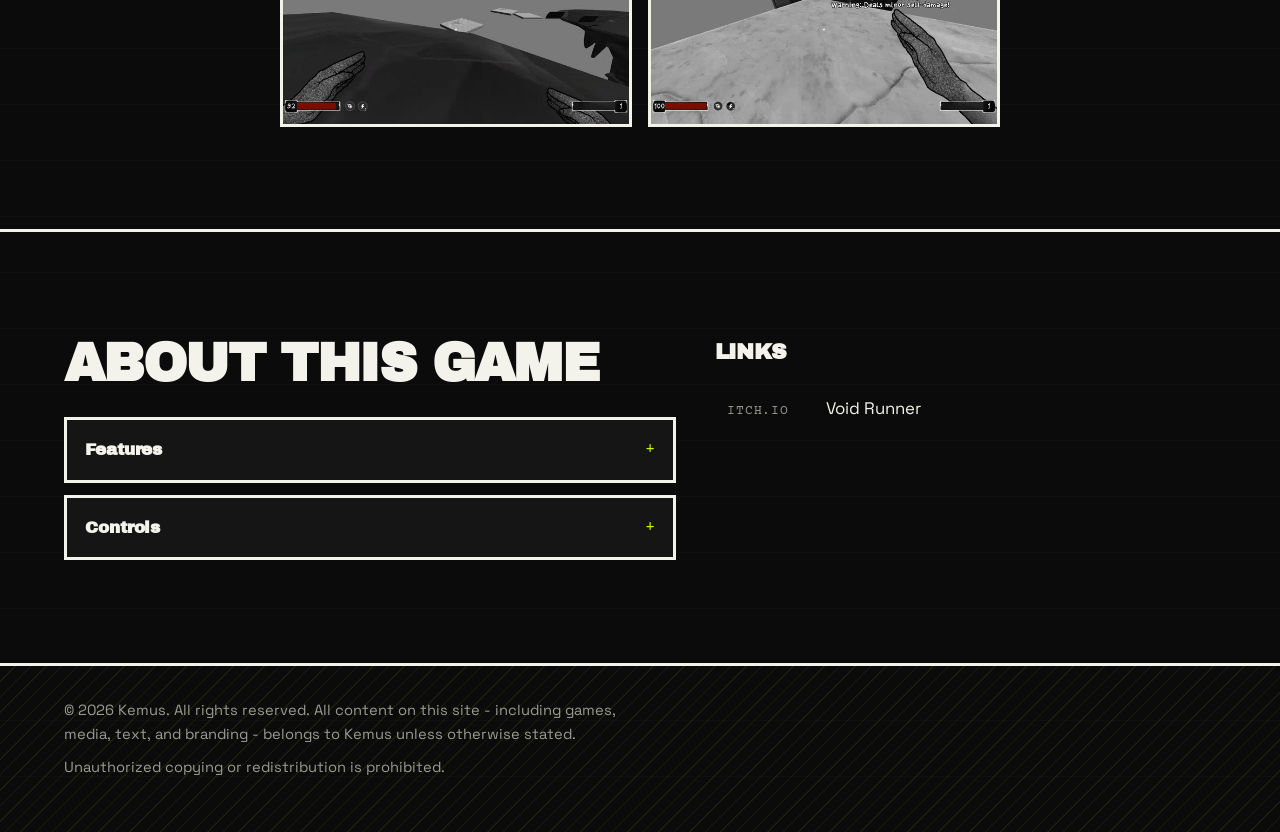
<file: Void_Runner.html>
<!doctype html>

<html lang="en" data-theme="dark">
  <head>
    <meta charset="UTF-8" />
    <meta name="viewport" content="width=device-width, initial-scale=1" />
    
    <meta name="theme-color" content="#0b0b0b" />
    <style>
      html:not(.i18n-ready) body {
        visibility: hidden;
      }
    </style>
    <link
      rel="icon"
      type="image/png"
      sizes="32x32"
      href="assets/site/favicon-32.png"
    />
    <link
      rel="icon"
      type="image/png"
      sizes="64x64"
      href="assets/site/favicon-64.png"
    />
    <link
      rel="apple-touch-icon"
      sizes="192x192"
      href="assets/site/favicon-192.png"
    />
    
    <title>Void Runner</title>
    <link rel="preconnect" href="https://fonts.googleapis.com" />
    <link rel="preconnect" href="https://fonts.gstatic.com" crossorigin />
    <link
      rel="stylesheet"
      href="https://fonts.googleapis.com/css2?family=Archivo+Black&family=Courier+Prime:ital,wght@0,400;0,700;1,400&family=Space+Grotesk:wght@400;500;600;700&display=swap"
    />
    <link rel="stylesheet" href="css/base.css" />
    <link rel="stylesheet" href="css/stamp.css" />
    <noscript>
      <style>
        html body {
          visibility: visible !important;
        }
        .reveal,
        .reveal-left,
        .reveal-scale,
        .split-chars,
        .stamp-row .rubber {
          opacity: 1 !important;
          transform: none !important;
        }
      </style>
    </noscript>
    <script src="js/theme.js"></script>
  </head>
  <body class="theme-stamp page-enter">
    <a class="skip-link" href="#main">Skip to content</a>

    <header class="site-header">
      <div class="container nav">
        <a class="brand" href="index.html">
          <span class="brand-mark" aria-hidden="true"></span>
          
          <span data-i18n="brand.name">YOUR NAME</span>
        </a>

        <button
          class="icon-btn nav-toggle"
          type="button"
          data-nav-toggle
          aria-expanded="false"
          aria-controls="site-nav"
          aria-label="Menu"
          data-i18n="nav.menu"
          data-i18n-attr="aria-label"
        >
          ☰
        </button>

        <ul class="nav-links" id="site-nav" data-nav-links>
          <li><a href="index.html#games" data-i18n="nav.games">Games</a></li>
          <li>
            <a href="index.html#devlogs" data-i18n="nav.devlogs">Devlogs</a>
          </li>
          <li>
            <a href="index.html#projects" data-i18n="nav.projects">Projects</a>
          </li>
          <li><a href="index.html#about" data-i18n="nav.about">About</a></li>
          <li>
            <a href="index.html#contact" data-i18n="nav.contact">Contact</a>
          </li>
        </ul>

        <div class="nav-controls">
          <select class="lang-select" data-lang-select aria-label="Language">
            <option value="en">EN</option>
            <option value="pl">PL</option>
          </select>
          <button
            class="icon-btn"
            type="button"
            data-theme-toggle
            aria-pressed="false"
            aria-label="Toggle theme"
            data-i18n="nav.theme"
            data-i18n-attr="aria-label"
          >
            <span class="theme-icon-dark" aria-hidden="true">☾</span>
            <span class="theme-icon-light" aria-hidden="true">☀</span>
          </button>
        </div>
      </div>
    </header>

    <main id="main">
      <section class="page-hero">
        <div class="container">
          <p class="reveal">
            <a class="back-link" href="index.html#games" data-i18n="game.back"
              >← All games</a
            >
          </p>
          
          <h1 class="reveal" data-i18n="void_runner.title">Void Runner</h1>
          <p class="section-lead reveal" data-i18n="void_runner.lede">
            Parkour your way through strange floating islands, fight enemies,
            and survive as long as you can in this Titanfall 2 inspired game.
          </p>
          <div class="tag-row reveal stamp-row" style="margin-top: 1rem">
            <span class="rubber">Parkour</span>
            <span class="rubber">Windows</span>
            <span class="rubber">GameJam</span>
          </div>
        </div>
      </section>

      
      <section class="section" id="play">
        <div class="container">
          <div class="download-panel reveal">
            <div class="download-panel-copy">
              <p class="eyebrow" data-i18n="void_runner.download.eyebrow">
                Desktop build
              </p>
              <h2 class="section-title" data-i18n="void_runner.download.title">
                Download on itch.io
              </h2>
              <p class="section-lead" data-i18n="void_runner.download.text">
                Void Runner is a downloadable Windows build - not playable in
                the browser. Grab it on itch.io.
              </p>
              <div class="btn-row" style="margin-top: 1.1rem">
                <a
                  class="btn magnetic"
                  href="https://kemus.itch.io/void-runner"
                  target="_blank"
                  rel="noopener noreferrer"
                  data-i18n="embed.gate.itch"
                  >Open on itch.io</a
                >
              </div>
            </div>
          </div>
        </div>
      </section>

      
      <section class="section" id="screenshots">
        <div class="container stack-lg">
          <div class="section-head reveal">
            <h2 class="section-title" data-i18n="game.shots">
              Screenshots
            </h2>
          </div>
          <div class="shot-grid">
            <div class="shot-frame reveal">
              <img
                src="assets/games/void-runner/1.gif"
                alt="Void Runner screenshot 1"
              />
            </div>
            <div class="shot-frame reveal">
              <img
                src="assets/games/void-runner/2.gif"
                alt="Void Runner screenshot 2"
              />
            </div>
            <div class="shot-frame reveal">
              <img
                src="assets/games/void-runner/3.gif"
                alt="Void Runner screenshot 3"
              />
            </div>
            <div class="shot-frame reveal">
              <img
                src="assets/games/void-runner/4.gif"
                alt="Void Runner screenshot 4"
              />
            </div>
          </div>
        </div>
      </section>

      <section class="section" id="about-game">
        <div class="container split-2">
          <div class="reveal">
            <h2 class="section-title" data-i18n="game.about">
              About this game
            </h2>
            <div class="prose">
              
              <p></p>
            </div>
            
            <div class="accordion" style="margin-top: 1.5rem">
              <details class="accordion-item">
                <summary>Features</summary>
                <div class="accordion-panel">
                  <ul>
                    <li>First-person parkour inspired by Titanfall 2</li>
                    <li>Strange floating islands in a hostile void</li>
                    <li>Combat against advancing enemies</li>
                    <li>Tutorial arena in the main menu</li>
                    <li>Global leaderboard - survive as long as you can</li>
                    <li>Windows download build (Brackeys Game Jam 2026.1)</li>
                  </ul>
                </div>
              </details>
              <details class="accordion-item">
                <summary>Controls</summary>
                <div class="accordion-panel">
                  <ul>
                    <li><strong>WASD</strong> - move</li>
                    <li><strong>Shift</strong> - toggle sprint</li>
                    <li><strong>Ctrl</strong> - crouch</li>
                    <li><strong>Space</strong> - jump</li>
                    <li><strong>RMB</strong> - dash</li>
                    <li><strong>LMB</strong> - fireball</li>
                  </ul>
                </div>
              </details>
            </div>
          </div>

          <div class="stack-lg reveal" style="--delay: 80ms">
            <div>
              <h3 class="card-title" data-i18n="game.links">Links</h3>
              <ul class="contact-list" style="margin-top: 0.85rem">
                <li>
                  <a
                    href="https://kemus.itch.io/void-runner"
                    target="_blank"
                    rel="noopener noreferrer"
                    ><span>itch.io</span>Void Runner</a
                  >
                </li>
              </ul>
            </div>
          </div>
        </div>
      </section>
    </main>

    <footer class="site-footer">
      <div class="container footer-inner">
        <div class="footer-legal">
          
          <p data-i18n="footer.rights">
            © 2026 YOUR NAME. All rights reserved. All content on this site -
            including games, media, text, and branding - belongs to YOUR NAME
            unless otherwise stated.
          </p>
          <p data-i18n="footer.note">
            Unauthorized copying or redistribution is prohibited.
          </p>
        </div>
      </div>
    </footer>

    <script src="js/i18n.js"></script>
    <script src="js/main.js"></script>
    <script src="js/animations.js"></script>
    <script src="js/stamp.js"></script>
  </body>
</html>
</file>
<file: css/base.css>
:root {
  --font-display: "Fraunces", "Times New Roman", serif;
  --font-body: "Source Sans 3", "Segoe UI", sans-serif;
  --font-mono: "IBM Plex Mono", ui-monospace, monospace;

  --radius-sm: 4px;
  --radius-md: 10px;
  --radius-lg: 18px;

  --nav-h: 4.25rem;
  --container: 72rem;
  --gutter: clamp(1.1rem, 3vw, 2rem);

  --ease-out: cubic-bezier(0.22, 1, 0.36, 1);
  --ease-soft: cubic-bezier(0.4, 0, 0.2, 1);
  --dur: 280ms;
  --dur-slow: 700ms;

  --shadow-soft: 0 12px 40px color-mix(in srgb, var(--ink) 18%, transparent);
  --focus: 0 0 0 3px color-mix(in srgb, var(--accent) 45%, transparent);

  color-scheme: dark;
}

html[data-theme="light"] {
  color-scheme: light;
}

*,
*::before,
*::after {
  box-sizing: border-box;
}

html {
  scroll-behavior: auto;
  scroll-padding-top: calc(var(--nav-h) + 1rem);
  overflow-y: scroll; 
  overflow-x: auto;
}

html:not(.i18n-ready) body {
  visibility: hidden;
}

html.i18n-ready body {
  visibility: visible;
}

body {
  margin: 0;
  min-height: 100vh;
  font-family: var(--font-body);
  font-size: 1.05rem;
  line-height: 1.65;
  color: var(--ink);
  background: var(--bg);
  text-rendering: optimizeLegibility;
  -webkit-font-smoothing: antialiased;
  overflow: visible;
}

img,
video,
iframe {
  max-width: 100%;
  display: block;
}

a {
  color: var(--accent);
  text-decoration-thickness: 1px;
  text-underline-offset: 0.18em;
  transition: color var(--dur) var(--ease-soft), opacity var(--dur) var(--ease-soft);
}

a:hover {
  color: var(--accent-strong);
}

:focus-visible {
  outline: none;
  box-shadow: var(--focus);
}

.skip-link {
  position: absolute;
  left: 1rem;
  top: -4rem;
  z-index: 1000;
  padding: 0.65rem 1rem;
  background: var(--surface);
  color: var(--ink);
  border-radius: var(--radius-sm);
  transition: top var(--dur) var(--ease-soft);
}

.skip-link:focus {
  top: 1rem;
}

.container {
  width: min(100% - 2 * var(--gutter), var(--container));
  margin-inline: auto;
}

@media (min-width: 1700px) {
  :root {
    --container: 84rem;
  }
}

@media (min-width: 2400px) {
  :root {
    --container: 96rem;
  }
}

.section {
  padding: clamp(3.5rem, 8vw, 6.5rem) 0;
  position: relative;
}

.section-head {
  max-width: 40rem;
  margin-bottom: clamp(1.75rem, 4vw, 2.75rem);
}

.eyebrow {
  display: inline-block;
  font-family: var(--font-mono);
  font-size: 0.78rem;
  letter-spacing: 0.14em;
  text-transform: uppercase;
  color: var(--muted);
  margin: 0 0 0.75rem;
}

.section-title {
  font-family: var(--font-display);
  font-weight: 600;
  font-size: clamp(2rem, 4.5vw, 3.25rem);
  line-height: 1.1;
  letter-spacing: -0.02em;
  margin: 0 0 0.85rem;
}

.section-lead {
  margin: 0;
  color: var(--muted);
  font-size: 1.08rem;
}

.site-header {
  position: sticky;
  top: 0;
  z-index: 100;
  height: var(--nav-h);
  backdrop-filter: blur(14px);
  background: color-mix(in srgb, var(--bg) 78%, transparent);
  border-bottom: 1px solid var(--line);
  transition: background var(--dur) var(--ease-soft), box-shadow var(--dur) var(--ease-soft);
}

.site-header.is-scrolled {
  box-shadow: 0 8px 30px color-mix(in srgb, var(--ink) 12%, transparent);
}

.nav {
  height: 100%;
  display: flex;
  align-items: center;
  justify-content: space-between;
  gap: 1rem;
}

.brand {
  display: inline-flex;
  align-items: center;
  gap: 0.75rem;
  min-width: 0; 
  color: inherit;
  text-decoration: none;
  font-family: var(--font-display);
  font-weight: 600;
  letter-spacing: -0.02em;
}

.brand > span {
  overflow: hidden;
  text-overflow: ellipsis;
  white-space: nowrap;
}

.brand:hover {
  color: inherit;
  opacity: 0.85;
}

.brand-mark {
  width: 2rem;
  height: 2rem;
  border-radius: 50%;
  background:
    radial-gradient(circle at 30% 30%, var(--accent-soft), transparent 55%),
    linear-gradient(145deg, var(--surface-2), var(--surface));
  border: 1px solid var(--line);
  flex-shrink: 0;
}

.nav-links {
  display: flex;
  align-items: center;
  gap: 0.15rem;
  list-style: none;
  margin: 0;
  padding: 0;
}

.nav-links a {
  position: relative;
  display: inline-block;
  padding: 0.45rem 0.7rem;
  color: var(--muted);
  text-decoration: none;
  font-size: 0.95rem;
  border-radius: var(--radius-sm);
}

.nav-links a::after {
  content: "";
  position: absolute;
  left: 0.7rem;
  right: 0.7rem;
  bottom: 0.2rem;
  height: 2px;
  background: var(--accent);
  transform: scaleX(0);
  transform-origin: left;
  transition: transform var(--dur) var(--ease-out);
}

.nav-links a:hover,
.nav-links a[aria-current="page"] {
  color: var(--ink);
}

.nav-links a:hover::after,
.nav-links a[aria-current="page"]::after {
  transform: scaleX(1);
}

.nav-controls {
  display: flex;
  align-items: center;
  gap: 0.45rem;
}

.icon-btn,
.lang-select {
  appearance: none;
  flex: 0 0 auto; 
  border: 1px solid var(--line);
  background: var(--surface);
  color: var(--ink);
  border-radius: 999px;
  height: 2.35rem;
  padding: 0 0.85rem;
  font: inherit;
  font-size: 0.85rem;
  cursor: pointer;
  transition: border-color var(--dur) var(--ease-soft), background var(--dur) var(--ease-soft), transform 160ms var(--ease-soft);
}

.icon-btn {
  width: 2.35rem;
  padding: 0;
  display: grid;
  place-items: center;
}

.icon-btn:hover,
.lang-select:hover {
  border-color: color-mix(in srgb, var(--accent) 55%, var(--line));
}

.icon-btn:active,
.lang-select:active {
  transform: scale(0.96);
}

.theme-icon-light,
html[data-theme="light"] .theme-icon-dark {
  display: none;
}

html[data-theme="light"] .theme-icon-light {
  display: block;
}

.nav-toggle {
  display: none;
}

@media (max-width: 860px) {
  .nav-toggle {
    display: grid;
  }

  .nav-links {
    position: fixed;
    inset: var(--nav-h) 0 auto 0;
    flex-direction: column;
    align-items: stretch;
    
    max-height: calc(100vh - var(--nav-h));
    max-height: calc(100dvh - var(--nav-h));
    overflow-y: auto;
    overscroll-behavior: contain;
    padding: 1rem var(--gutter) 1.25rem;
    background: color-mix(in srgb, var(--bg) 94%, transparent);
    backdrop-filter: blur(16px);
    border-bottom: 1px solid var(--line);
    transform: translateY(-120%);
    opacity: 0;
    pointer-events: none;
    transition: transform var(--dur-slow) var(--ease-out), opacity var(--dur) var(--ease-soft);
  }

  .nav-links.is-open {
    transform: translateY(0);
    opacity: 1;
    pointer-events: auto;
  }

  .nav-links a {
    padding: 0.85rem 0.4rem;
  }
}

.btn-row {
  display: flex;
  flex-wrap: wrap;
  gap: 0.75rem;
  margin-top: 1.5rem;
}

.btn {
  --btn-bg: var(--accent);
  --btn-fg: var(--accent-ink);
  display: inline-flex;
  align-items: center;
  justify-content: center;
  gap: 0.5rem;
  min-height: 2.85rem;
  padding: 0.65rem 1.2rem;
  border-radius: 999px;
  border: 1px solid transparent;
  background: var(--btn-bg);
  color: var(--btn-fg);
  text-decoration: none;
  font-weight: 600;
  font-size: 0.95rem;
  cursor: pointer;
  transition: transform 180ms var(--ease-soft), background var(--dur) var(--ease-soft), border-color var(--dur) var(--ease-soft), box-shadow var(--dur) var(--ease-soft);
}

.btn:hover {
  color: var(--btn-fg);
  transform: translateY(-2px);
  box-shadow: 0 10px 24px color-mix(in srgb, var(--accent) 28%, transparent);
}

.btn-ghost {
  --btn-bg: transparent;
  --btn-fg: var(--ink);
  border-color: var(--line);
  background: color-mix(in srgb, var(--surface) 70%, transparent);
}

.btn-ghost:hover {
  border-color: color-mix(in srgb, var(--accent) 50%, var(--line));
  box-shadow: none;
}

.card-grid {
  display: grid;
  grid-template-columns: repeat(12, 1fr);
  gap: clamp(1rem, 2.5vw, 1.5rem);
}

.card {
  grid-column: span 4;
  position: relative;
  display: flex;
  flex-direction: column;
  min-height: 100%;
  color: inherit;
  text-decoration: none;
  border: 1px solid var(--line);
  background: var(--surface);
  border-radius: var(--radius-lg);
  overflow: hidden;
  transition: transform var(--dur) var(--ease-out), border-color var(--dur) var(--ease-soft), box-shadow var(--dur) var(--ease-soft);
}

.card-wide {
  grid-column: span 6;
}

.card:hover {
  color: inherit;
  transform: translateY(-4px);
  border-color: color-mix(in srgb, var(--accent) 40%, var(--line));
  box-shadow: var(--shadow-soft);
}

.card-media {
  aspect-ratio: 16 / 10;
  background:
    linear-gradient(135deg, var(--surface-2), var(--surface)),
    repeating-linear-gradient(
      -45deg,
      transparent,
      transparent 8px,
      color-mix(in srgb, var(--line) 65%, transparent) 8px,
      color-mix(in srgb, var(--line) 65%, transparent) 9px
    );
  border-bottom: 1px solid var(--line);
  display: grid;
  place-items: center;
  color: var(--muted);
  font-family: var(--font-mono);
  font-size: 0.8rem;
  letter-spacing: 0.08em;
  text-transform: uppercase;
}

.card-media img {
  width: 100%;
  height: 100%;
  object-fit: cover;
  object-position: center;
  display: block;
}

.card-body {
  padding: 1.15rem 1.2rem 1.35rem;
  display: flex;
  flex-direction: column;
  gap: 0.55rem;
  flex: 1;
}

.card-meta {
  font-family: var(--font-mono);
  font-size: 0.75rem;
  letter-spacing: 0.08em;
  text-transform: uppercase;
  color: var(--muted);
}

.card-title {
  font-family: var(--font-display);
  font-size: 1.35rem;
  margin: 0;
  letter-spacing: -0.02em;
}

.card-text {
  margin: 0;
  color: var(--muted);
  font-size: 0.98rem;
}

.card-cta {
  margin-top: auto;
  padding-top: 0.85rem;
  font-weight: 600;
  color: var(--accent);
}

@media (max-width: 960px) {
  .card,
  .card-wide {
    grid-column: span 6;
  }
}

@media (max-width: 640px) {
  .card,
  .card-wide {
    grid-column: span 12;
  }
}

.embed-frame,
.shot-frame {
  border: 1px solid var(--line);
  border-radius: var(--radius-lg);
  overflow: hidden;
  background: var(--surface);
}

.embed-frame {
  position: relative;
  aspect-ratio: 16 / 9;
  background: #000;
}

.embed-frame iframe,
.embed-frame > .placeholder-block {
  position: absolute;
  inset: 0;
  width: 100%;
  height: 100%;
  border: 0;
}

.embed-tall {
  width: 100%;
  aspect-ratio: 16 / 9;
  min-height: min(360px, 90vw);
}

.embed-tall.embed-itch {
  aspect-ratio: 1280 / 748;
}

.embed-frame.is-gated,
.embed-frame.is-audio-paused {
  min-height: min(360px, 90vw);
}

.embed-frame.is-gated:not([data-aspect]):not(.embed-itch),
.embed-frame.is-audio-paused:not([data-aspect]):not(.embed-itch) {
  aspect-ratio: 16 / 9;
}

.embed-frame.embed-itch.is-gated:not([data-aspect]),
.embed-frame.embed-itch.is-audio-paused:not([data-aspect]) {
  aspect-ratio: 1280 / 748;
}

.placeholder-block {
  display: grid;
  place-items: center;
  padding: 1.5rem;
  text-align: center;
  color: var(--muted);
  background:
    linear-gradient(160deg, var(--surface-2), var(--surface));
  font-family: var(--font-mono);
  font-size: 0.85rem;
  letter-spacing: 0.06em;
}

.embed-gate,
.embed-resume {
  position: absolute;
  inset: 0;
  display: grid;
  justify-items: center;
  align-content: center;
  gap: 0.65rem;
  padding: 1.5rem;
  text-align: center;
  background: linear-gradient(160deg, var(--surface-2), var(--surface));
  color: var(--muted);
  cursor: pointer;
}

.embed-gate strong,
.embed-resume strong {
  color: var(--ink);
  font-family: var(--font-display);
  font-size: 1.15rem;
  line-height: 1.3;
}

.embed-gate p,
.embed-resume p {
  margin: 0;
  max-width: 32rem;
  font-size: 0.92rem;
}

.embed-gate-actions {
  display: flex;
  flex-wrap: wrap;
  justify-content: center;
  gap: 0.6rem;
  margin-top: 0.35rem;
}

.download-panel {
  display: grid;
  gap: 1rem;
  padding: 1.5rem;
  border: 1px solid var(--line);
  background: var(--surface);
}

@media (min-width: 820px) {
  .download-panel {
    padding: 1.75rem 2rem;
  }
}

.download-panel .section-title {
  margin-bottom: 0.55rem;
}

.shot-grid {
  display: grid;
  grid-template-columns: minmax(0, 22rem);
  gap: 1rem;
  isolation: isolate;
  width: 100%;
  justify-content: center;
}

@media (min-width: 640px) {
  .shot-grid {
    
    grid-template-columns: repeat(2, minmax(0, 22rem));
  }
}

.shot-frame {
  position: relative;
  z-index: 1;
  aspect-ratio: 16 / 9;
  display: grid;
  place-items: center;
  color: var(--muted);
  font-family: var(--font-mono);
  font-size: 0.78rem;
  letter-spacing: 0.08em;
  text-transform: uppercase;
  background:
    linear-gradient(145deg, var(--surface-2), var(--surface)),
    repeating-linear-gradient(
      45deg,
      transparent,
      transparent 10px,
      color-mix(in srgb, var(--line) 55%, transparent) 10px,
      color-mix(in srgb, var(--line) 55%, transparent) 11px
    );
}

.shot-frame:has(> img) {
  cursor: zoom-in;
  background: #000;
}

.shot-frame img {
  width: 100%;
  height: 100%;
  object-fit: contain;
  display: block;
  pointer-events: none;
}

.accordion {
  display: grid;
  gap: 0.75rem;
}

.accordion-item {
  border: 1px solid var(--line);
  border-radius: var(--radius-md);
  background: var(--surface);
  overflow: hidden;
  transition: border-color var(--dur) var(--ease-soft);
}

.accordion-item[open],
.accordion-item:hover {
  border-color: color-mix(in srgb, var(--accent) 35%, var(--line));
}

.accordion-item summary {
  list-style: none;
  cursor: pointer;
  display: flex;
  align-items: center;
  justify-content: space-between;
  gap: 1rem;
  padding: 1rem 1.15rem;
  font-weight: 600;
  font-family: var(--font-display);
  letter-spacing: -0.01em;
}

.accordion-item summary::-webkit-details-marker {
  display: none;
}

.accordion-item summary::after {
  content: "+";
  font-family: var(--font-mono);
  font-weight: 400;
  color: var(--muted);
  transition: transform var(--dur) var(--ease-out);
}

.accordion-item[open] summary::after {
  transform: rotate(45deg);
  color: var(--accent);
}

.accordion-panel {
  padding: 0 1.15rem 1.15rem;
  color: var(--muted);
}

.accordion-panel ul {
  margin: 0;
  padding-left: 1.15rem;
  display: grid;
  gap: 0.35rem;
}

.contact-list {
  display: grid;
  gap: 0.65rem;
  list-style: none;
  margin: 0;
  padding: 0;
}

.contact-list a {
  text-decoration: none;
  color: var(--ink);
  display: inline-flex;
  gap: 0.65rem;
  align-items: baseline;
}

.contact-list a span {
  color: var(--muted);
  font-family: var(--font-mono);
  font-size: 0.8rem;
  letter-spacing: 0.06em;
  text-transform: uppercase;
  min-width: 5.5rem;
}

.contact-list a:hover {
  color: var(--accent);
}

.site-footer {
  border-top: 1px solid var(--line);
  padding: 2rem 0 2.75rem;
  color: var(--muted);
  font-size: 0.92rem;
}

.footer-inner {
  display: flex;
  flex-wrap: wrap;
  gap: 1rem;
  justify-content: space-between;
  align-items: flex-start;
}

.footer-legal {
  max-width: 36rem;
}

.footer-legal p {
  margin: 0 0 0.55rem;
}

.reveal {
  opacity: 0;
  transform: translateY(28px);
  transition:
    opacity 0.8s var(--ease-out),
    transform 0.8s var(--ease-out);
  transition-delay: var(--delay, 0ms);
}

.reveal.is-visible {
  opacity: 1;
  transform: none;
}

@media (prefers-reduced-motion: reduce) {
  html {
    scroll-behavior: auto;
  }

  .reveal,
  .card,
  .btn,
  .nav-links a::after,
  .accordion-item summary::after {
    transition: none !important;
    animation: none !important;
  }

  .reveal {
    opacity: 1;
    transform: none;
  }
}

.stack-lg {
  display: grid;
  gap: clamp(1.5rem, 3vw, 2.25rem);
}

.muted {
  color: var(--muted);
}

.tag-row {
  display: flex;
  flex-wrap: wrap;
  gap: 0.45rem;
}

.page-hero {
  padding: clamp(3rem, 8vw, 5.5rem) 0 clamp(2rem, 4vw, 3rem);
}

.page-hero h1 {
  font-family: var(--font-display);
  font-size: clamp(2.4rem, 6vw, 4.2rem);
  line-height: 1.05;
  letter-spacing: -0.03em;
  margin: 0 0 1rem;
}

.prose {
  max-width: 42rem;
}

.prose p {
  margin: 0 0 1rem;
  color: var(--muted);
}

.split-2 {
  display: grid;
  grid-template-columns: 1.1fr 0.9fr;
  gap: clamp(1.25rem, 3vw, 2.5rem);
  align-items: start;
}

@media (max-width: 860px) {
  .split-2 {
    grid-template-columns: 1fr;
  }
}

.note {
  border-left: 3px solid var(--accent);
  padding: 0.85rem 1rem;
  background: color-mix(in srgb, var(--accent) 8%, var(--surface));
  border-radius: 0 var(--radius-md) var(--radius-md) 0;
  color: var(--muted);
  font-size: 0.95rem;
}

.note code {
  font-family: var(--font-mono);
  font-size: 0.86em;
  color: var(--ink);
  overflow-wrap: anywhere; 
}

.btn {
  position: relative;
  overflow: hidden;
  isolation: isolate;
}

.btn::after {
  content: "";
  position: absolute;
  inset: 0;
  background: linear-gradient(
    120deg,
    transparent 20%,
    color-mix(in srgb, #fff 22%, transparent) 45%,
    transparent 70%
  );
  transform: translateX(-120%);
  transition: transform 0.7s var(--ease-out);
  z-index: -1;
  pointer-events: none;
}

.btn:hover::after {
  transform: translateX(120%);
}

.card > * {
  position: relative;
  z-index: 1;
}

.card-media {
  overflow: hidden;
  transition: transform 0.55s var(--ease-out);
}

.card:hover .card-media {
  transform: scale(1.045);
}

.magnetic {
  --magnet-x: 0px;
  --magnet-y: 0px;
  display: inline-flex;
  will-change: transform;
}

.magnetic:not(.btn) {
  transform: translate(var(--magnet-x), var(--magnet-y));
  transition: transform 0.22s ease;
}

.cursor-blob {
  position: fixed;
  left: 0;
  top: 0;
  width: 22px;
  height: 22px;
  border-radius: 50%;
  border: 1px solid color-mix(in srgb, var(--accent) 70%, transparent);
  pointer-events: none;
  z-index: 9999;
  mix-blend-mode: difference;
  
  transform: translate3d(-200px, -200px, 0) translate(-50%, -50%);
  will-change: transform;
  transition: width 0.25s var(--ease-out), height 0.25s var(--ease-out), background 0.25s ease;
  opacity: 0;
}

html.has-custom-cursor,
html.has-custom-cursor * {
  
  cursor: auto;
}

.cursor-blob.is-on {
  opacity: 0.9;
}

.cursor-blob.is-hot {
  width: 52px;
  height: 52px;
  background: color-mix(in srgb, var(--accent) 25%, transparent);
}

.reveal-left {
  opacity: 0;
  transform: translateX(-36px);
  transition: opacity 0.8s var(--ease-out), transform 0.8s var(--ease-out);
  transition-delay: var(--delay, 0ms);
}

.reveal-left.is-visible {
  opacity: 1;
  transform: none;
}

.reveal-scale {
  opacity: 0;
  transform: scale(0.94);
  transition: opacity 0.75s var(--ease-out), transform 0.75s var(--ease-out);
  transition-delay: var(--delay, 0ms);
}

.reveal-scale.is-visible {
  opacity: 1;
  transform: none;
}

.split-chars {
  display: inline-block;
}

.split-chars .char {
  display: inline-block;
  opacity: 0;
  transform: translateY(1.1em) rotate(6deg);
  transition:
    opacity 0.55s var(--ease-out),
    transform 0.55s var(--ease-out);
  transition-delay: calc(var(--char-i, 0) * 28ms + var(--delay, 0ms));
}

.split-chars.is-visible .char {
  opacity: 1;
  transform: none;
}

@media (pointer: coarse) {
  .cursor-blob {
    display: none !important;
  }

  
  .icon-btn,
  .lang-select {
    height: 2.75rem;
  }

  .icon-btn {
    width: 2.75rem;
  }

  .nav-links a {
    min-height: 44px;
    display: flex;
    align-items: center;
  }
}

@media (prefers-reduced-motion: reduce) {
  .btn::after,
  .card::before,
  .card-media,
  .reveal-left,
  .reveal-scale,
  .split-chars .char {
    transition: none !important;
    animation: none !important;
  }

  .reveal-left,
  .reveal-scale,
  .split-chars .char {
    opacity: 1;
    transform: none;
  }
}
</file>
<file: css/stamp.css>
:root,
html[data-theme="dark"] {
  
  color-scheme: dark;

  --font-display: "Archivo Black", Impact, sans-serif;
  --font-body: "Space Grotesk", system-ui, sans-serif;
  --font-mono: "Courier Prime", ui-monospace, monospace;

  --bg: #0b0b0b;
  --bg-elevated: #111;
  --surface: #151515;
  --surface-2: #1d1d1d;
  --ink: #f3f3eb;
  --muted: #9b9b92;
  --line: #f3f3eb;
  --line-soft: #2c2c2c;
  --accent: #c8ff00;
  --accent-strong: #ddff4a;
  --accent-soft: #3a4700;
  --accent-ink: #101400;
  --danger: #ff4a4a;
  --radius-lg: 0;
  --stamp-border: 3px;
  --ease-stamp: cubic-bezier(0.22, 1, 0.36, 1);
}

html[data-theme="light"] {
  color-scheme: light;

  --bg: #f1eee5;
  --bg-elevated: #faf7ef;
  --surface: #fffcf6;
  --surface-2: #e8e2d4;
  --ink: #141414;
  --muted: #5c5c55;
  --line: #141414;
  --line-soft: #d2ccbe;
  --accent: #6f8f00;
  --accent-strong: #557000;
  --accent-soft: #d7ef7a;
  --accent-ink: #f7ffe0;
  --danger: #c62828;
}

::selection {
  background: var(--accent);
  color: var(--accent-ink);
}

body.theme-stamp {
  background-color: var(--bg);
  background-image:
    radial-gradient(circle at 10% 0%, color-mix(in srgb, var(--accent) 12%, transparent), transparent 34%),
    repeating-linear-gradient(
      0deg,
      transparent,
      transparent 55px,
      color-mix(in srgb, var(--ink) 3.5%, transparent) 56px
    );
}

html::-webkit-scrollbar {
  width: 10px;
}

html::-webkit-scrollbar-track {
  background: var(--bg);
}

html::-webkit-scrollbar-thumb {
  background: var(--accent);
  border: 2px solid var(--bg);
}

.theme-stamp .cursor-blob {
  width: 18px;
  height: 18px;
  border: 2px solid var(--accent);
  border-radius: 0;
  mix-blend-mode: normal;
  background: transparent;
  transition:
    width 0.2s var(--ease-stamp),
    height 0.2s var(--ease-stamp),
    background 0.2s ease,
    border-color 0.2s ease;
}

.theme-stamp .cursor-blob.is-hot {
  width: 36px;
  height: 36px;
  background: color-mix(in srgb, var(--accent) 85%, transparent);
  border-color: var(--accent);
  mix-blend-mode: exclusion;
}

.theme-stamp .site-header {
  border-bottom: var(--stamp-border) solid var(--line);
  background: color-mix(in srgb, var(--bg) 90%, transparent);
}

.theme-stamp .site-header.is-scrolled {
  box-shadow: 0 6px 0 color-mix(in srgb, var(--accent) 28%, transparent);
}

.theme-stamp .brand {
  font-family: var(--font-display);
  text-transform: uppercase;
  letter-spacing: -0.02em;
  gap: 0.55rem;
}

.theme-stamp .brand-mark {
  border-radius: 0;
  border: 2px solid var(--accent);
  background: url("../assets/site/avatar.png") center / cover no-repeat;
  box-shadow: 3px 3px 0 var(--ink);
  transition: transform 0.25s var(--ease-stamp), box-shadow 0.25s ease;
}

.theme-stamp .brand:hover .brand-mark {
  transform: rotate(-8deg) scale(1.06);
  box-shadow: 4px 4px 0 var(--accent);
}

.theme-stamp .nav-links a {
  font-family: var(--font-mono);
  text-transform: uppercase;
  letter-spacing: 0.06em;
  font-size: 0.78rem;
  border-radius: 0;
}

.theme-stamp .nav-links a::after {
  height: 3px;
  bottom: 0.15rem;
  background: var(--accent);
}

.theme-stamp .nav-links a:hover,
.theme-stamp .nav-links a[aria-current="page"] {
  background: color-mix(in srgb, var(--accent) 14%, transparent);
  color: var(--ink);
}

.theme-stamp .icon-btn,
.theme-stamp .lang-select {
  border-radius: 0;
  border-width: 2px;
  border-color: var(--line);
  background: var(--surface);
}

.theme-stamp .icon-btn:hover,
.theme-stamp .lang-select:hover {
  background: var(--accent);
  color: var(--accent-ink);
  border-color: var(--accent);
}

.theme-stamp .hero {
  padding: clamp(2.75rem, 8vw, 5.25rem) 0 clamp(2.75rem, 7vw, 4.25rem);
  border-bottom: var(--stamp-border) solid var(--line);
  position: relative;
  overflow: clip;
}

.theme-stamp .poster {
  display: grid;
  gap: 1.25rem;
  position: relative;
  z-index: 1;
}

.theme-stamp .issue-bar {
  display: flex;
  flex-wrap: wrap;
  align-items: center;
  justify-content: space-between;
  gap: 0.75rem;
  padding-bottom: 0.85rem;
  border-bottom: 2px dashed color-mix(in srgb, var(--line) 40%, transparent);
  font-family: var(--font-mono);
  font-size: 0.75rem;
  letter-spacing: 0.1em;
  text-transform: uppercase;
  color: var(--muted);
}

.theme-stamp .issue-bar strong {
  color: var(--accent);
  font-weight: 700;
}

.theme-stamp .stamp-row {
  display: flex;
  flex-wrap: wrap;
  gap: 0.65rem;
  align-items: center;
}

.theme-stamp .rubber {
  --rot: -3deg;
  display: inline-block;
  border: 3px solid var(--accent);
  color: var(--accent);
  font-family: var(--font-mono);
  font-weight: 700;
  letter-spacing: 0.12em;
  text-transform: uppercase;
  padding: 0.35rem 0.7rem;
  transform: rotate(var(--rot)) scale(0.94);
  opacity: 0;
  transition:
    transform 0.35s var(--ease-stamp),
    background 0.25s ease,
    color 0.25s ease,
    box-shadow 0.25s ease,
    opacity 0.4s ease;
  user-select: none;
}

.theme-stamp .rubber:nth-child(1) { --rot: -4deg; }
.theme-stamp .rubber:nth-child(2) { --rot: 2.5deg; }
.theme-stamp .rubber:nth-child(3) { --rot: -1.5deg; }
.theme-stamp .rubber:nth-child(4) { --rot: 3deg; }

.theme-stamp .stamp-row.is-visible .rubber {
  opacity: 1;
  transform: rotate(var(--rot)) scale(1);
  transition-delay: calc(var(--i, 0) * 70ms);
}

.theme-stamp .rubber:hover {
  transform: rotate(calc(var(--rot) * -0.6)) scale(1.05);
  background: var(--accent);
  color: var(--accent-ink);
  box-shadow: 3px 3px 0 var(--ink);
}

.theme-stamp .rubber.is-pressed {
  transform: rotate(var(--rot)) scale(0.92);
  background: var(--accent);
  color: var(--accent-ink);
}

.theme-stamp .hero h1 {
  font-size: clamp(3.2rem, 11vw, 7.6rem);
  line-height: 0.88;
  letter-spacing: -0.045em;
  text-transform: uppercase;
  margin: 0.15rem 0 0;
  max-width: 11ch;
  text-wrap: balance;
}

.theme-stamp .hero h1 .char {
  transition: color 0.2s ease, transform 0.35s var(--ease-stamp);
}

.theme-stamp .hero h1.is-visible .char:hover {
  color: var(--accent);
  transform: translateY(-4px);
}

.theme-stamp .hero .lede {
  max-width: 36rem;
  font-size: clamp(1.05rem, 2.1vw, 1.22rem);
  color: var(--muted);
  margin: 0.15rem 0 0;
  border-left: 5px solid var(--accent);
  padding-left: 1rem;
  position: relative;
}

.theme-stamp .hero .lede::after {
  content: "";
  position: absolute;
  left: -5px;
  top: 0;
  width: 5px;
  height: 0;
  background: var(--danger);
  transition: height 0.65s var(--ease-stamp);
}

.theme-stamp .hero .lede.is-visible::after {
  height: 100%;
}

.theme-stamp .messy-grid {
  display: grid;
  grid-template-columns: 1.25fr 0.75fr;
  gap: 1rem;
  margin-top: 0.35rem;
}

.theme-stamp .poster-block {
  border: var(--stamp-border) solid var(--line);
  min-height: 240px;
  background:
    repeating-linear-gradient(
      -18deg,
      transparent,
      transparent 14px,
      color-mix(in srgb, var(--line) 7%, transparent) 14px,
      color-mix(in srgb, var(--line) 7%, transparent) 15px
    ),
    var(--surface);
  display: grid;
  place-items: center;
  text-align: center;
  padding: 1.5rem;
  font-family: var(--font-mono);
  text-transform: uppercase;
  letter-spacing: 0.1em;
  font-size: 0.8rem;
  color: var(--muted);
  position: relative;
  overflow: hidden;
  transition:
    transform 0.4s var(--ease-stamp),
    background-color 0.3s ease,
    box-shadow 0.3s ease,
    color 0.3s ease;
}

.theme-stamp .poster-block::before {
  content: attr(data-label);
  position: absolute;
  top: 0.65rem;
  left: 0.65rem;
  font-size: 0.68rem;
  letter-spacing: 0.12em;
  color: var(--accent-ink);
  background: var(--accent);
  border: 2px solid var(--accent);
  padding: 0.15rem 0.4rem;
}

.theme-stamp .poster-block:hover {
  transform: rotate(-1.2deg) translateY(-6px);
  background-color: color-mix(in srgb, var(--accent) 9%, var(--surface));
  box-shadow: 7px 7px 0 var(--accent);
  color: var(--ink);
}

.theme-stamp .poster-block.skew {
  transform: rotate(1.4deg);
}

.theme-stamp .poster-block.skew:hover {
  transform: rotate(-0.4deg) translateY(-6px);
  box-shadow: 7px 7px 0 var(--danger);
}

.theme-stamp .ink-blot {
  position: absolute;
  width: 110px;
  height: 110px;
  border-radius: 42% 58% 55% 45% / 55% 42% 58% 45%;
  background: color-mix(in srgb, var(--accent) 14%, transparent);
  filter: blur(1.5px);
  pointer-events: none;
  z-index: 0;
  animation: blot-breathe 8s ease-in-out infinite;
}

.theme-stamp .ink-blot.b1 { top: 14%; left: -1rem; }
.theme-stamp .ink-blot.b2 {
  bottom: 10%;
  right: 5%;
  width: 84px;
  height: 84px;
  background: color-mix(in srgb, var(--danger) 12%, transparent);
  animation-delay: -3s;
}

@keyframes blot-breathe {
  0%, 100% { transform: scale(1) rotate(0deg); opacity: 0.85; }
  50% { transform: scale(1.08) rotate(6deg); opacity: 1; }
}

.theme-stamp .slash-strip {
  border-bottom: var(--stamp-border) solid var(--line);
  background: var(--accent);
  color: var(--accent-ink);
  overflow: hidden;
  padding: 0.65rem 0;
}

.theme-stamp .slash-track {
  display: flex;
  width: max-content;
  gap: 2rem;
  animation: stamp-marquee 22s linear infinite;
  font-family: var(--font-display);
  font-size: 0.92rem;
  letter-spacing: 0.04em;
  text-transform: uppercase;
}

.theme-stamp .slash-track span::after {
  content: " ✦ ";
  margin-left: 2rem;
}

@keyframes stamp-marquee {
  to { transform: translateX(-50%); }
}

.theme-stamp .slash-strip:hover .slash-track {
  animation-play-state: paused;
}

.theme-stamp .section {
  border-bottom: var(--stamp-border) solid var(--line);
  position: relative;
}

.theme-stamp .section-index {
  position: absolute;
  top: clamp(2rem, 5vw, 3.5rem);
  right: var(--gutter);
  font-family: var(--font-display);
  font-size: clamp(2.8rem, 7vw, 5rem);
  line-height: 1;
  color: color-mix(in srgb, var(--ink) 7%, transparent);
  pointer-events: none;
  user-select: none;
  letter-spacing: -0.06em;
}

.theme-stamp .eyebrow {
  color: var(--accent);
  font-weight: 700;
}

.theme-stamp .section-title {
  text-transform: uppercase;
  letter-spacing: -0.03em;
  font-size: clamp(2rem, 4.8vw, 3.3rem);
  max-width: 16ch;
}

.theme-stamp .section-lead {
  max-width: 38rem;
}

.theme-stamp .reel-hint {
  margin: 0.85rem 0 0;
  font-family: var(--font-mono);
  font-size: 0.78rem;
  letter-spacing: 0.06em;
  text-transform: uppercase;
}

.theme-stamp #games {
  overflow: clip;
  padding-bottom: clamp(2.5rem, 5vw, 4rem);
}

.theme-stamp #games > .container:first-of-type {
  padding-top: clamp(3.5rem, 8vw, 6.5rem);
  padding-bottom: 1.25rem;
}

.theme-stamp .release-reel-wrap {
  position: relative;
  padding: 2.75rem 0 2rem;
  margin: 0.25rem 0 0;
}

.theme-stamp .release-reel-wrap::before,
.theme-stamp .release-reel-wrap::after {
  content: "";
  position: absolute;
  top: 2.75rem;
  bottom: 2rem;
  width: min(7vw, 4rem);
  z-index: 3;
  pointer-events: none;
}

.theme-stamp .release-reel-wrap::before {
  left: 0;
  background: linear-gradient(90deg, var(--bg), transparent);
}

.theme-stamp .release-reel-wrap::after {
  right: 0;
  background: linear-gradient(270deg, var(--bg), transparent);
}

.theme-stamp .release-reel {
  transform: rotate(-2.5deg);
  overflow: clip;
  border-block: var(--stamp-border) solid var(--line);
  background: var(--surface);
  padding: 1.1rem 0;
  cursor: grab;
  touch-action: pan-y;
}

.theme-stamp .release-reel.is-dragging {
  cursor: grabbing;
  user-select: none;
}

.theme-stamp .release-reel.is-dragging .release-tile {
  pointer-events: none;
}

.theme-stamp .release-reel-track {
  display: flex;
  gap: 1rem;
  width: max-content;
  padding: 0;
  margin: 0;
  will-change: transform;
}

.theme-stamp .release-tile {
  flex: 0 0 auto;
  width: min(72vw, 280px);
  color: inherit;
  text-decoration: none;
  border: var(--stamp-border) solid var(--line);
  background: var(--bg);
  display: grid;
  position: relative;
  z-index: 0;
  transition: transform 0.28s var(--ease-stamp), box-shadow 0.28s ease, border-color 0.28s ease, z-index 0s;
}

.theme-stamp .release-tile.is-armed,
.theme-stamp .release-tile:hover,
.theme-stamp .release-tile:focus-visible {
  transform: translateY(-8px);
  box-shadow: 6px 6px 0 var(--accent);
  border-color: var(--accent);
  color: inherit;
  outline: none;
  z-index: 2;
}

.theme-stamp .release-tile.is-armed .release-tile-media::after,
.theme-stamp .release-tile:hover .release-tile-media::after {
  opacity: 1;
  transform: none;
}

.theme-stamp .release-tile-media {
  
  aspect-ratio: 5 / 4;
  border-bottom: var(--stamp-border) solid var(--line);
  background-color: var(--bg);
  background-image:
    linear-gradient(145deg, var(--surface-2), var(--surface)),
    repeating-linear-gradient(
      -30deg,
      transparent,
      transparent 10px,
      color-mix(in srgb, var(--line) 8%, transparent) 10px,
      color-mix(in srgb, var(--line) 8%, transparent) 11px
    );
  background-size: cover;
  background-position: center center;
  background-repeat: no-repeat;
  position: relative;
  overflow: hidden;
  display: grid;
  place-items: center;
}

.theme-stamp .release-tile-media.has-poster {
  background-image: none; 
  background-color: #0b0b0b;
}

.theme-stamp .release-tile-media::after {
  content: "HOLD";
  position: absolute;
  right: 0.55rem;
  bottom: 0.55rem;
  font-family: var(--font-mono);
  font-size: 0.65rem;
  letter-spacing: 0.12em;
  padding: 0.15rem 0.4rem;
  background: var(--accent);
  color: var(--accent-ink);
  opacity: 0;
  transform: translateY(6px);
  transition: opacity 0.25s ease, transform 0.25s var(--ease-stamp);
}

.theme-stamp .release-tile-placeholder {
  font-family: var(--font-mono);
  font-size: 0.7rem;
  letter-spacing: 0.1em;
  text-transform: uppercase;
  color: var(--muted);
  text-align: center;
  padding: 1rem;
}

.theme-stamp .release-tile-meta {
  padding: 0.75rem 0.85rem 0.9rem;
  display: grid;
  gap: 0.3rem;
}

.theme-stamp .release-tile-tag {
  font-family: var(--font-mono);
  font-size: 0.68rem;
  letter-spacing: 0.08em;
  text-transform: uppercase;
  color: var(--muted);
}

.theme-stamp .release-tile-title {
  font-family: var(--font-display);
  font-size: 1.05rem;
  text-transform: uppercase;
  letter-spacing: -0.02em;
  line-height: 1.15;
}

.theme-stamp .release-preview {
  position: fixed;
  z-index: 200;
  width: min(92vw, 420px);
  border: var(--stamp-border) solid var(--line);
  background: var(--bg);
  box-shadow: 10px 10px 0 var(--accent);
  opacity: 0;
  visibility: hidden;
  transform: translateY(10px) scale(0.96) rotate(-1deg);
  transition:
    opacity 0.22s ease,
    transform 0.28s var(--ease-stamp),
    visibility 0.22s;
  pointer-events: none;
}

.theme-stamp .release-preview.is-open {
  opacity: 1;
  visibility: visible;
  transform: translateY(0) scale(1) rotate(-1deg);
  pointer-events: auto;
}

.theme-stamp .release-preview-bar {
  display: flex;
  align-items: center;
  justify-content: space-between;
  gap: 0.75rem;
  padding: 0.55rem 0.7rem;
  border-bottom: 2px solid var(--line);
  font-family: var(--font-mono);
  font-size: 0.72rem;
  letter-spacing: 0.08em;
  text-transform: uppercase;
}

.theme-stamp .release-preview-bar strong {
  color: var(--accent);
  font-weight: 700;
}

.theme-stamp .release-preview-close {
  border: 2px solid var(--line);
  background: var(--surface);
  color: var(--ink);
  font: inherit;
  font-size: 0.7rem;
  letter-spacing: 0.08em;
  text-transform: uppercase;
  padding: 0.2rem 0.45rem;
}

.theme-stamp .release-preview-close:hover {
  background: var(--accent);
  color: var(--accent-ink);
  border-color: var(--accent);
}

.theme-stamp .release-preview-stage {
  position: relative;
  aspect-ratio: 16 / 9;
  background: #000;
  overflow: hidden;
}

.theme-stamp .release-preview-stage video,
.theme-stamp .release-preview-stage iframe,
.theme-stamp .release-preview-stage .release-preview-shot {
  width: 100%;
  height: 100%;
  border: 0;
  display: block;
  object-fit: contain;
  background: #000;
}

.theme-stamp .release-preview-empty {
  position: absolute;
  inset: 0;
  display: grid;
  place-items: center;
  padding: 1.25rem;
  text-align: center;
  font-family: var(--font-mono);
  font-size: 0.78rem;
  letter-spacing: 0.05em;
  color: #bbb;
  background:
    repeating-linear-gradient(
      -20deg,
      #111,
      #111 12px,
      #161616 12px,
      #161616 13px
    );
}

.theme-stamp .release-preview-foot {
  display: flex;
  justify-content: space-between;
  gap: 0.75rem;
  padding: 0.55rem 0.7rem;
  border-top: 2px solid var(--line);
  font-family: var(--font-mono);
  font-size: 0.7rem;
  letter-spacing: 0.06em;
  text-transform: uppercase;
  color: var(--muted);
}

.theme-stamp .release-preview-foot a {
  color: var(--accent);
  text-decoration: none;
}

.theme-stamp .release-preview-foot a:hover {
  text-decoration: underline;
}

@media (max-width: 700px) {
  .theme-stamp .release-reel {
    transform: rotate(-1deg);
  }

  .theme-stamp .release-tile {
    width: min(78vw, 240px);
  }

  .theme-stamp .release-preview {
    left: 4vw !important;
    right: 4vw;
    width: auto;
  }
}

@media (prefers-reduced-motion: reduce) {
  .theme-stamp .release-reel {
    transform: none;
  }
}

.theme-stamp .card {
  border: var(--stamp-border) solid var(--line);
  border-radius: 0;
  background: var(--surface);
  transition:
    transform 0.28s var(--ease-stamp),
    box-shadow 0.28s ease,
    background 0.28s ease;
}

.theme-stamp .card:hover {
  transform: translate(-5px, -5px);
  box-shadow: 7px 7px 0 var(--accent);
  background: color-mix(in srgb, var(--accent) 5%, var(--surface));
}

.theme-stamp .card-media {
  border-bottom: var(--stamp-border) solid var(--line);
  position: relative;
}

.theme-stamp .card-media::after {
  content: "OPEN";
  position: absolute;
  right: 0.7rem;
  bottom: 0.7rem;
  font-family: var(--font-mono);
  font-size: 0.68rem;
  letter-spacing: 0.12em;
  padding: 0.2rem 0.45rem;
  background: var(--accent);
  color: var(--accent-ink);
  opacity: 0;
  transform: translateY(6px);
  transition: opacity 0.25s ease, transform 0.3s var(--ease-stamp);
}

.theme-stamp .card:hover .card-media::after {
  opacity: 1;
  transform: translateY(0);
}

.theme-stamp .card:hover .card-media {
  transform: none;
}

.theme-stamp .card-title {
  text-transform: uppercase;
  letter-spacing: -0.02em;
}

.theme-stamp .card-cta {
  font-family: var(--font-mono);
  text-transform: uppercase;
  letter-spacing: 0.08em;
  font-size: 0.78rem;
}

.theme-stamp .card:hover .card-cta {
  color: var(--accent-strong);
}

.theme-stamp .btn {
  --magnet-x: 0px;
  --magnet-y: 0px;
  border-radius: 0;
  border: 3px solid transparent;
  text-transform: uppercase;
  font-family: var(--font-display);
  letter-spacing: 0.02em;
  transform: translate(var(--magnet-x), var(--magnet-y));
  transition:
    transform 0.22s var(--ease-stamp),
    box-shadow 0.22s ease,
    background 0.22s ease,
    border-color 0.22s ease,
    color 0.22s ease;
}

.theme-stamp .btn::after {
  display: none;
}

.theme-stamp .btn:hover {
  transform: translate(calc(var(--magnet-x) - 3px), calc(var(--magnet-y) - 3px));
  box-shadow: 5px 5px 0 var(--ink);
}

.theme-stamp .btn:active {
  transform: translate(var(--magnet-x), var(--magnet-y));
  box-shadow: 2px 2px 0 var(--ink);
}

.theme-stamp .btn-ghost {
  border-color: var(--line);
  background: transparent;
}

.theme-stamp .btn-ghost:hover {
  background: var(--accent);
  color: var(--accent-ink);
  border-color: var(--accent);
  box-shadow: 5px 5px 0 var(--ink);
}

.theme-stamp .embed-frame,
.theme-stamp .tweet-panel {
  border: var(--stamp-border) solid var(--line);
  border-radius: 0;
  background: var(--surface);
}

.theme-stamp .embed-frame.embed-itch {
  border: none;
  box-shadow: 0 0 0 var(--stamp-border) var(--line);
  background: #000;
}

.theme-stamp .tweet-panel {
  transition: transform 0.3s var(--ease-stamp), box-shadow 0.3s ease;
}

.theme-stamp .tweet-panel:hover {
  transform: translate(-3px, -3px);
  box-shadow: 5px 5px 0 var(--accent);
}

.theme-stamp .download-panel {
  border: var(--stamp-border) solid var(--line);
  border-radius: 0;
  background: var(--surface);
  box-shadow: 6px 6px 0 var(--ink);
}

.theme-stamp .tweet-panel {
  min-height: 100%;
  padding: 1rem;
  display: grid;
  align-content: start;
  gap: 0.85rem;
}

.theme-stamp .tweet-panel .panel-label {
  font-family: var(--font-mono);
  font-size: 0.72rem;
  letter-spacing: 0.14em;
  text-transform: uppercase;
  color: var(--accent);
}

.theme-stamp .placeholder-block {
  border-radius: 0;
  font-size: 0.8rem;
}

.theme-stamp .accordion-item {
  border: var(--stamp-border) solid var(--line);
  border-radius: 0;
  background: var(--surface);
  transition: transform 0.25s var(--ease-stamp), box-shadow 0.25s ease, background 0.25s ease;
}

.theme-stamp .accordion-item:hover {
  transform: translate(-2px, -2px);
  box-shadow: 4px 4px 0 var(--accent);
}

.theme-stamp .accordion-item[open] {
  background: color-mix(in srgb, var(--accent) 10%, var(--surface));
}

.theme-stamp .accordion-item summary::after {
  content: "+";
  color: var(--accent);
  font-family: var(--font-mono);
}

.theme-stamp .accordion-item[open] summary::after {
  content: "–";
  transform: none;
}

.theme-stamp .contact-list a {
  padding: 0.55rem 0.65rem;
  border: 2px solid transparent;
  transition: border-color 0.2s ease, background 0.2s ease, transform 0.2s var(--ease-stamp);
}

.theme-stamp .contact-list a:hover {
  border-color: var(--line);
  background: color-mix(in srgb, var(--accent) 12%, transparent);
  transform: translateX(4px);
  color: var(--ink);
}

.theme-stamp .site-footer {
  border-top: 0;
  background:
    repeating-linear-gradient(
      -45deg,
      transparent,
      transparent 10px,
      color-mix(in srgb, var(--accent) 8%, transparent) 10px,
      color-mix(in srgb, var(--accent) 8%, transparent) 11px
    );
}

.theme-stamp .footer-seal {
  display: inline-flex;
  align-items: center;
  justify-content: center;
  width: 7.25rem;
  height: 7.25rem;
  border: 3px solid var(--accent);
  border-radius: 50%;
  color: var(--accent);
  font-family: var(--font-mono);
  font-size: 0.68rem;
  letter-spacing: 0.08em;
  text-transform: uppercase;
  text-align: center;
  line-height: 1.35;
  transform: rotate(-10deg);
  transition: transform 0.35s var(--ease-stamp), background 0.25s ease, color 0.25s ease;
  flex-shrink: 0;
}

.theme-stamp .footer-seal:hover {
  transform: rotate(0deg) scale(1.04);
  background: var(--accent);
  color: var(--accent-ink);
}

.theme-stamp .page-hero {
  border-bottom: var(--stamp-border) solid var(--line);
}

.theme-stamp .page-hero h1 {
  text-transform: uppercase;
}

.theme-stamp .page-enter {
  animation: page-slam 0.45s var(--ease-stamp) both;
}

@keyframes page-slam {
  from {
    opacity: 0;
  }
  to {
    opacity: 1;
  }
}

.theme-stamp .note {
  border-left: 5px solid var(--accent);
  border-radius: 0;
  background: color-mix(in srgb, var(--accent) 9%, var(--surface));
}

.theme-stamp .shot-frame {
  border: var(--stamp-border) solid var(--line);
  border-radius: 0;
  transition:
    transform 0.35s var(--ease-stamp),
    box-shadow 0.35s ease,
    border-color 0.25s ease;
}

.theme-stamp .shot-grid:has(.shot-frame:has(> img):hover)::before {
  content: "";
  position: fixed;
  inset: 0;
  z-index: 40;
  pointer-events: none;
  background: color-mix(in srgb, var(--bg) 55%, transparent);
  backdrop-filter: blur(2px);
  animation: stamp-shot-veil 0.25s ease both;
}

@keyframes stamp-shot-veil {
  from {
    opacity: 0;
  }
  to {
    opacity: 1;
  }
}

@media (hover: hover) and (pointer: fine) {
  .theme-stamp .shot-frame:has(> img):hover {
    z-index: 50;
    transform: scale(1.72) translateY(-10%) rotate(-0.5deg);
    border-color: var(--accent);
    box-shadow:
      7px 7px 0 var(--accent),
      0 28px 56px color-mix(in srgb, #000 42%, transparent);
  }
}

@media (hover: hover) and (pointer: fine) and (max-width: 720px) {
  .theme-stamp .shot-frame:has(> img):hover {
    transform: scale(1.28) translateY(-4%) rotate(-0.4deg);
  }
}

@media (prefers-reduced-motion: reduce) {
  .theme-stamp .shot-grid:has(.shot-frame:has(> img):hover)::before {
    animation: none;
    backdrop-filter: none;
  }

  .theme-stamp .shot-frame:has(> img):hover {
    transform: none;
    box-shadow: 5px 5px 0 var(--accent);
  }
}

.theme-stamp .back-link {
  font-family: var(--font-mono);
  text-transform: uppercase;
  letter-spacing: 0.08em;
  font-size: 0.8rem;
  text-decoration: none;
  color: var(--muted);
  border-bottom: 2px solid transparent;
  transition: color 0.2s ease, border-color 0.2s ease;
}

.theme-stamp .back-link:hover {
  color: var(--accent);
  border-color: var(--accent);
}

.theme-stamp .scroll-progress {
  position: fixed;
  top: var(--nav-h);
  left: 0;
  height: 3px;
  width: 0;
  background: var(--accent);
  z-index: 99;
  transform-origin: left;
  pointer-events: none;
}

@media (max-width: 700px) {
  .theme-stamp .messy-grid {
    grid-template-columns: 1fr;
  }
}

@media (max-width: 860px) {
  .theme-stamp .section-index {
    display: none;
  }

  .theme-stamp .footer-inner {
    flex-direction: column;
    align-items: flex-start;
  }
}

@media (pointer: coarse) {
  .theme-stamp .contact-list a {
    padding-block: 0.8rem;
  }

  
  .theme-stamp .release-tile-media::after {
    content: none;
  }
}

@media (prefers-reduced-motion: reduce) {
  .theme-stamp .slash-track,
  .theme-stamp .ink-blot,
  .theme-stamp .page-enter {
    animation: none !important;
  }

  .theme-stamp .rubber {
    opacity: 1;
    transform: rotate(var(--rot));
  }
}
</file>
